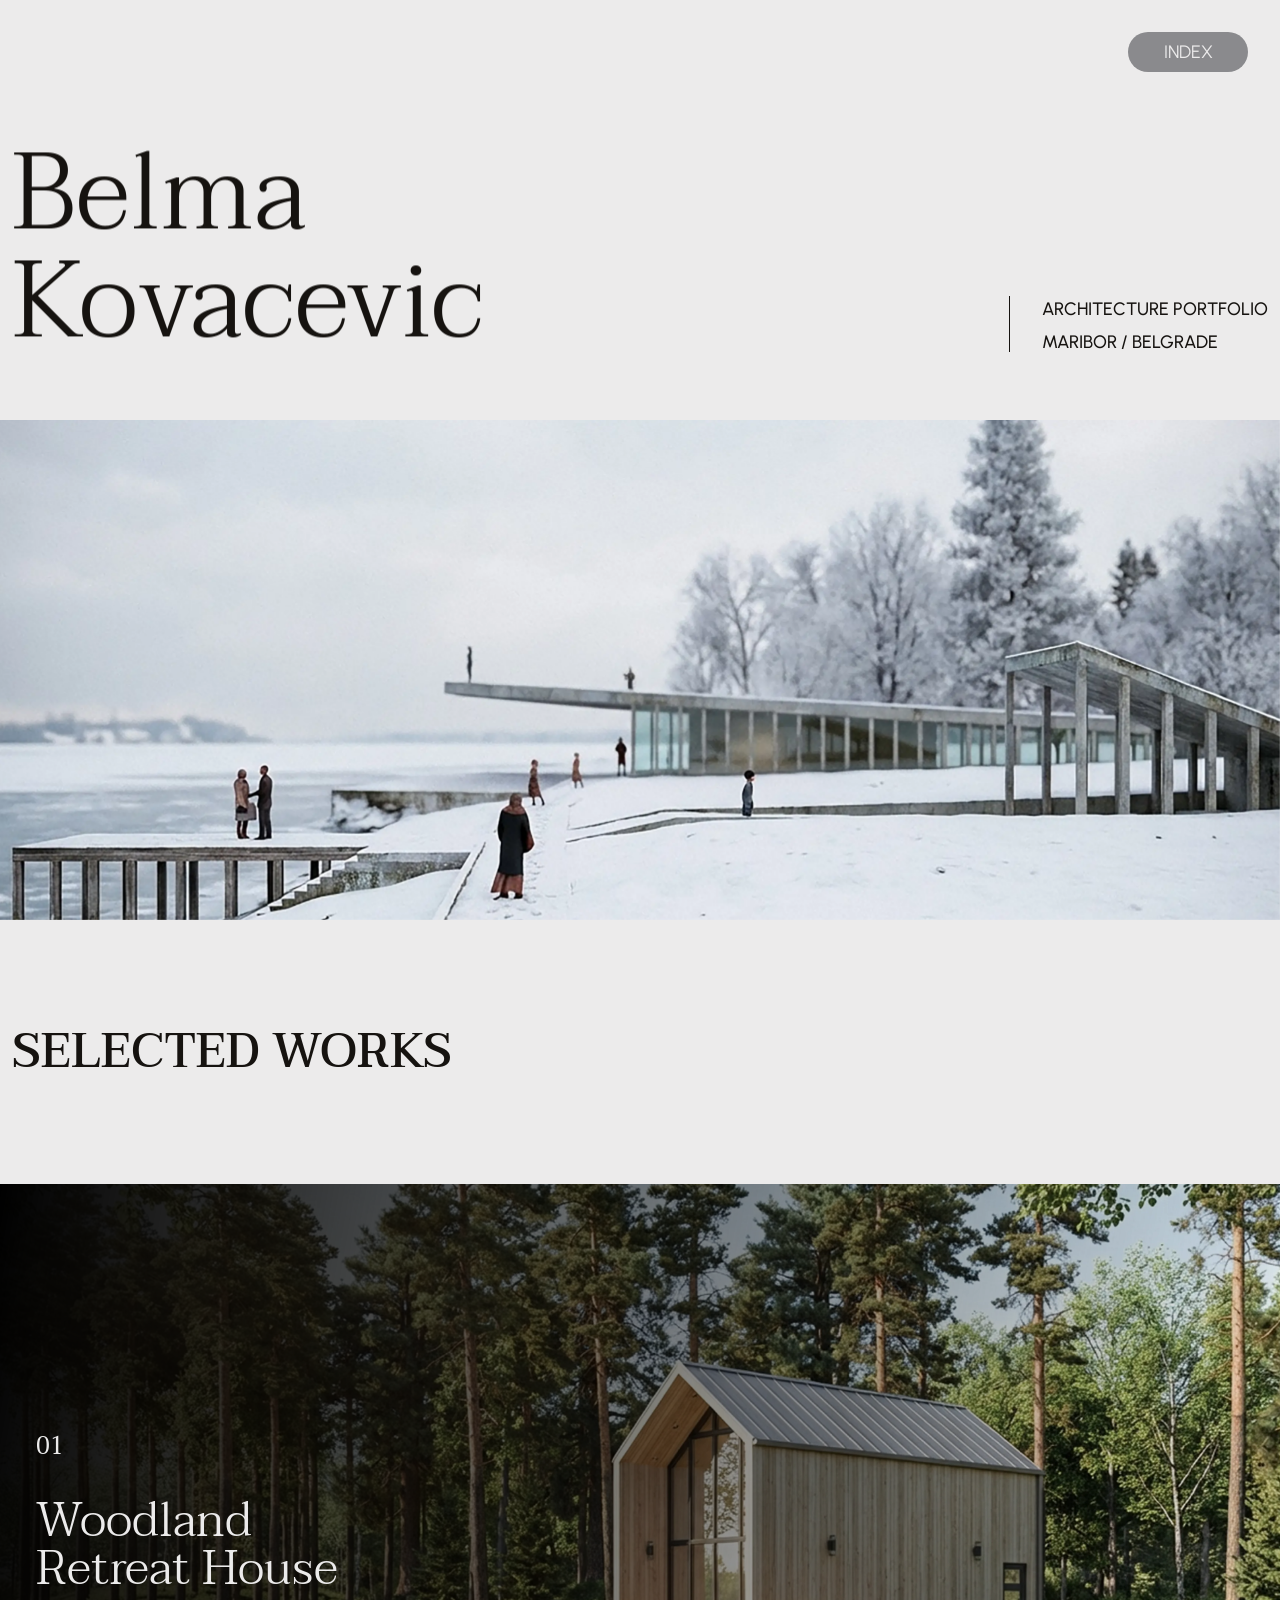
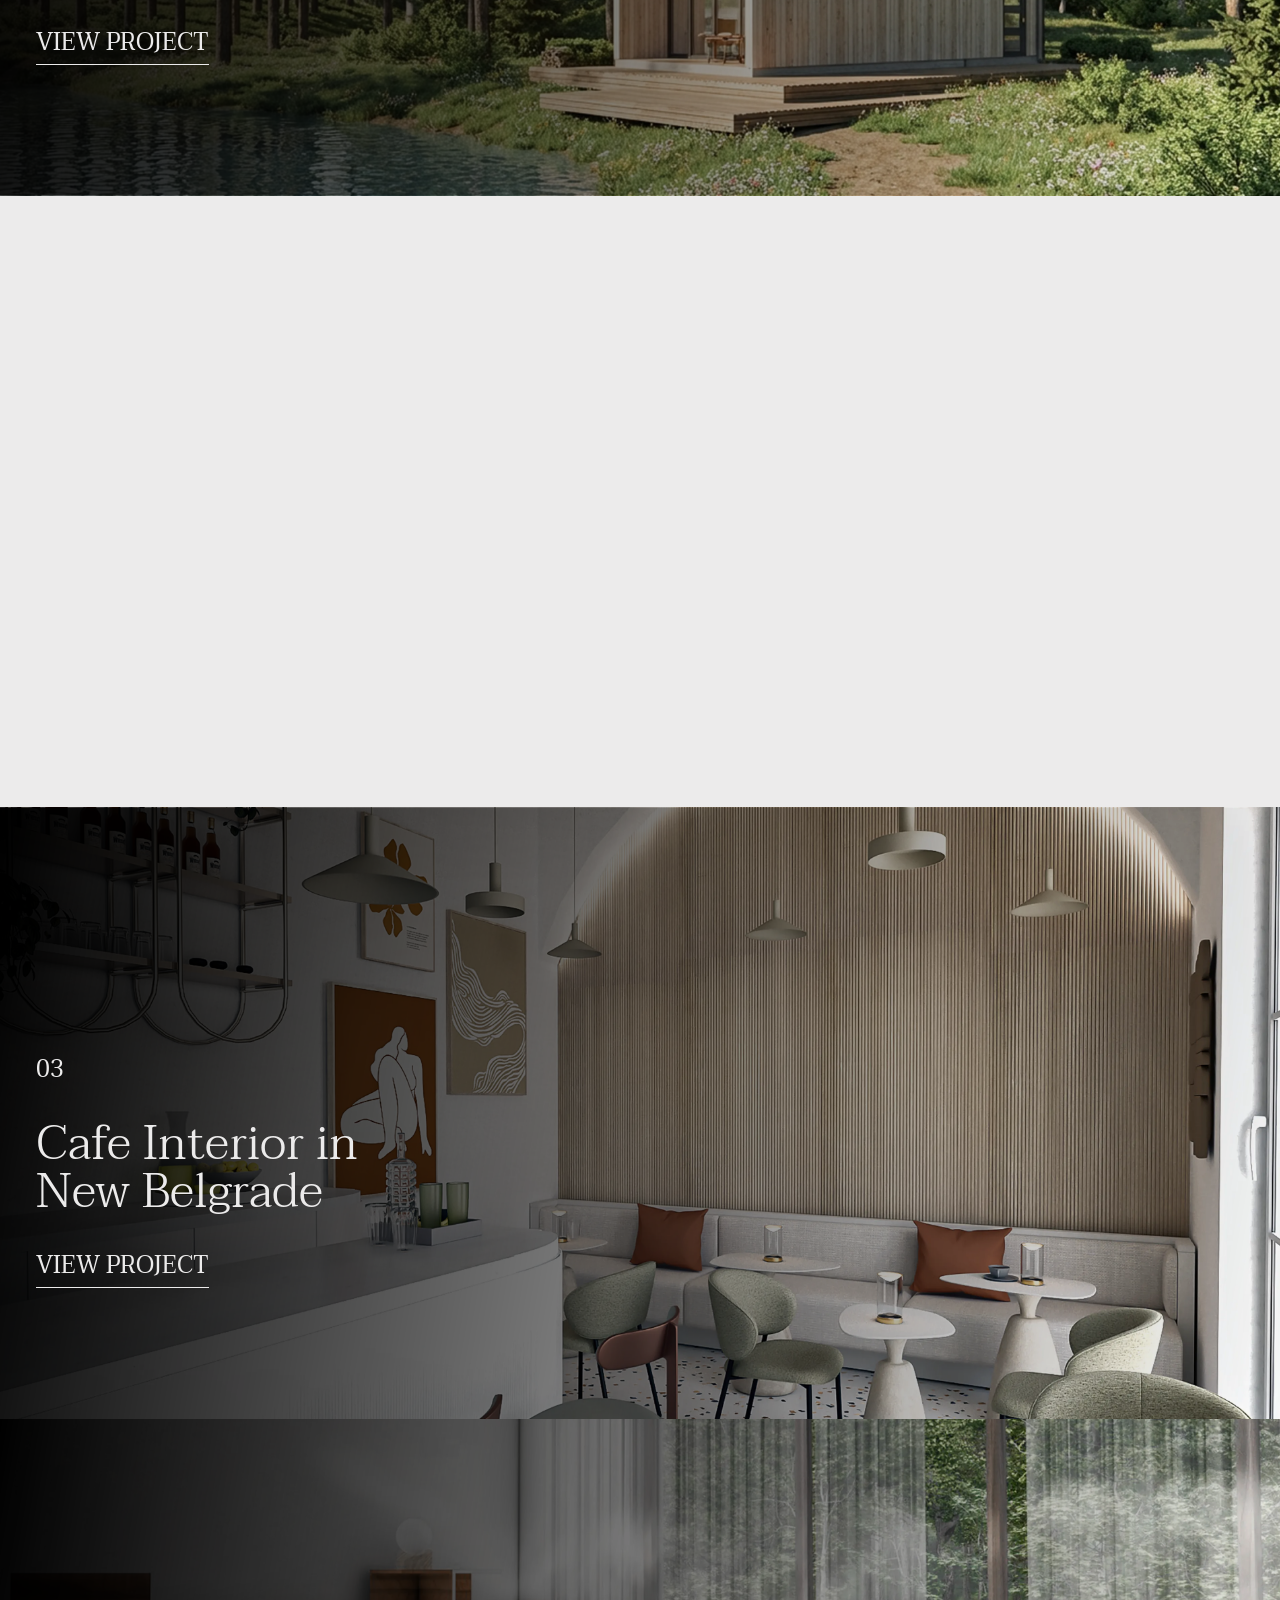
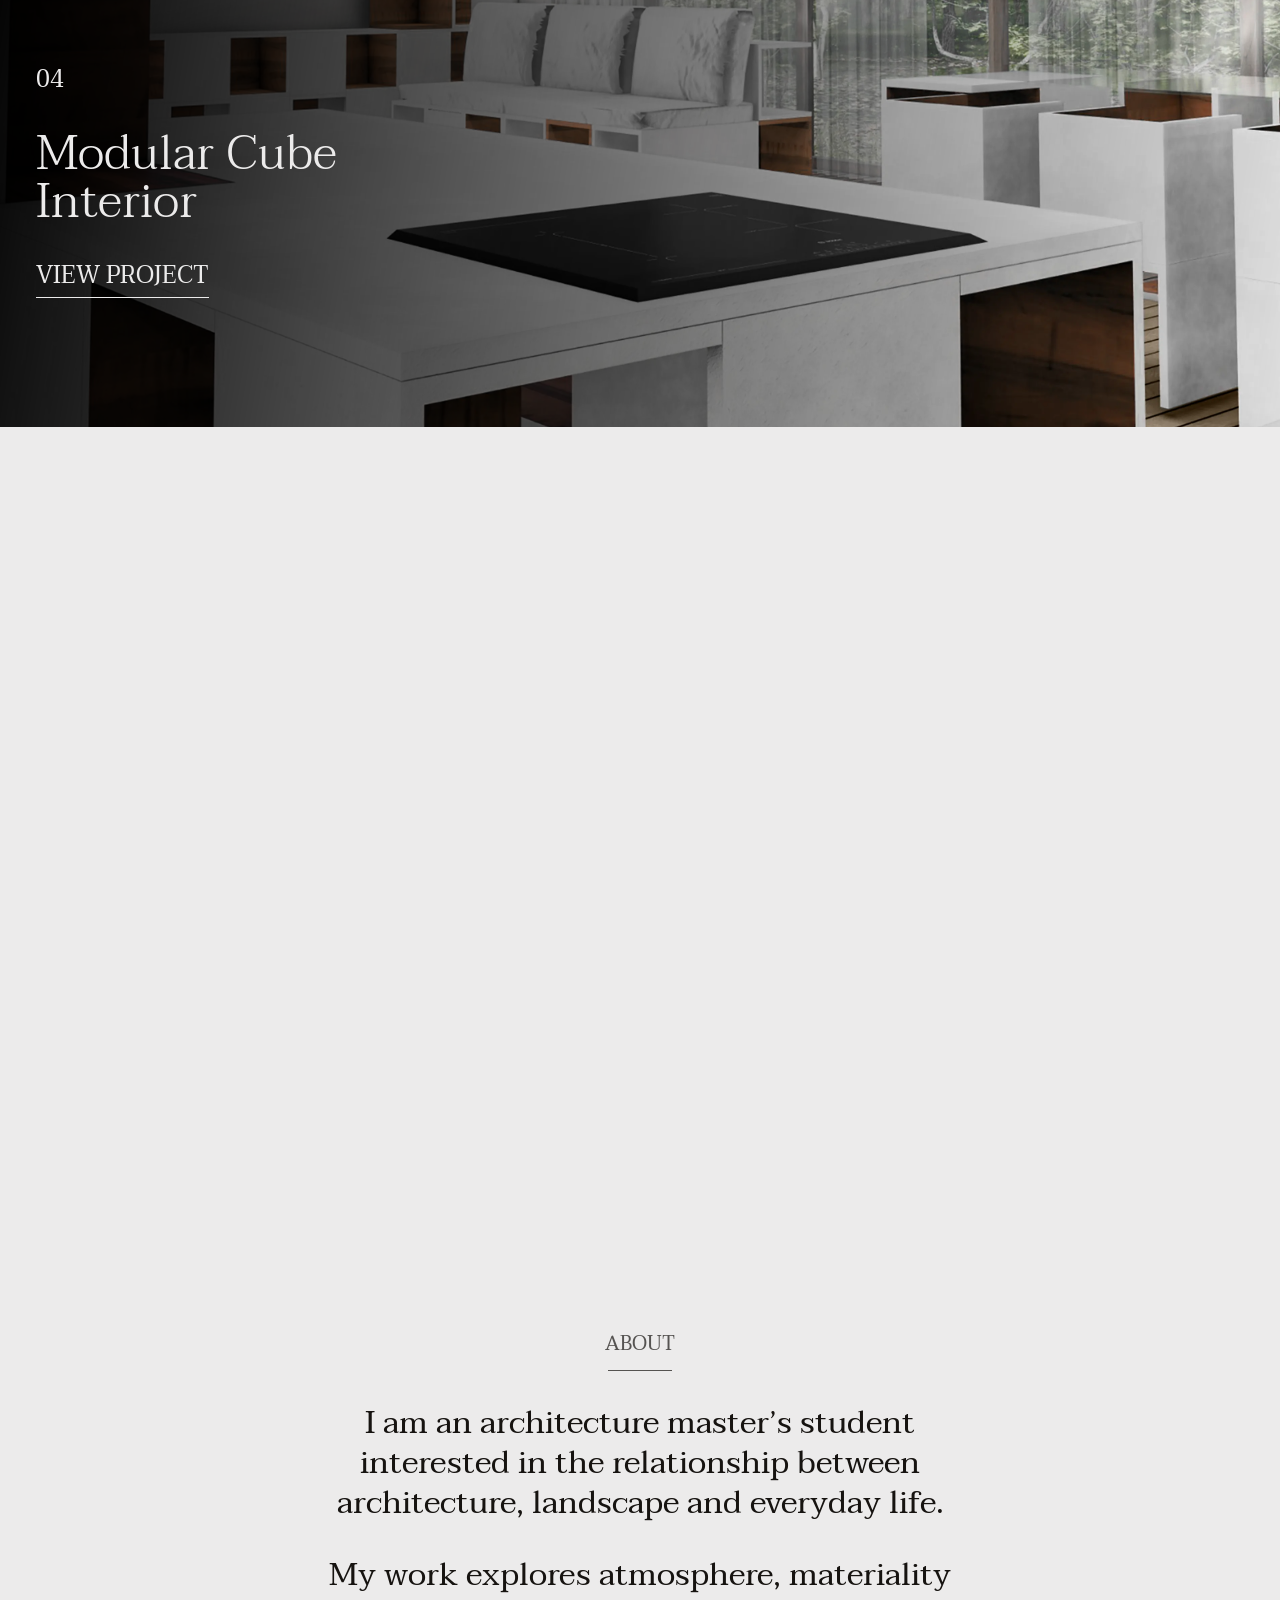
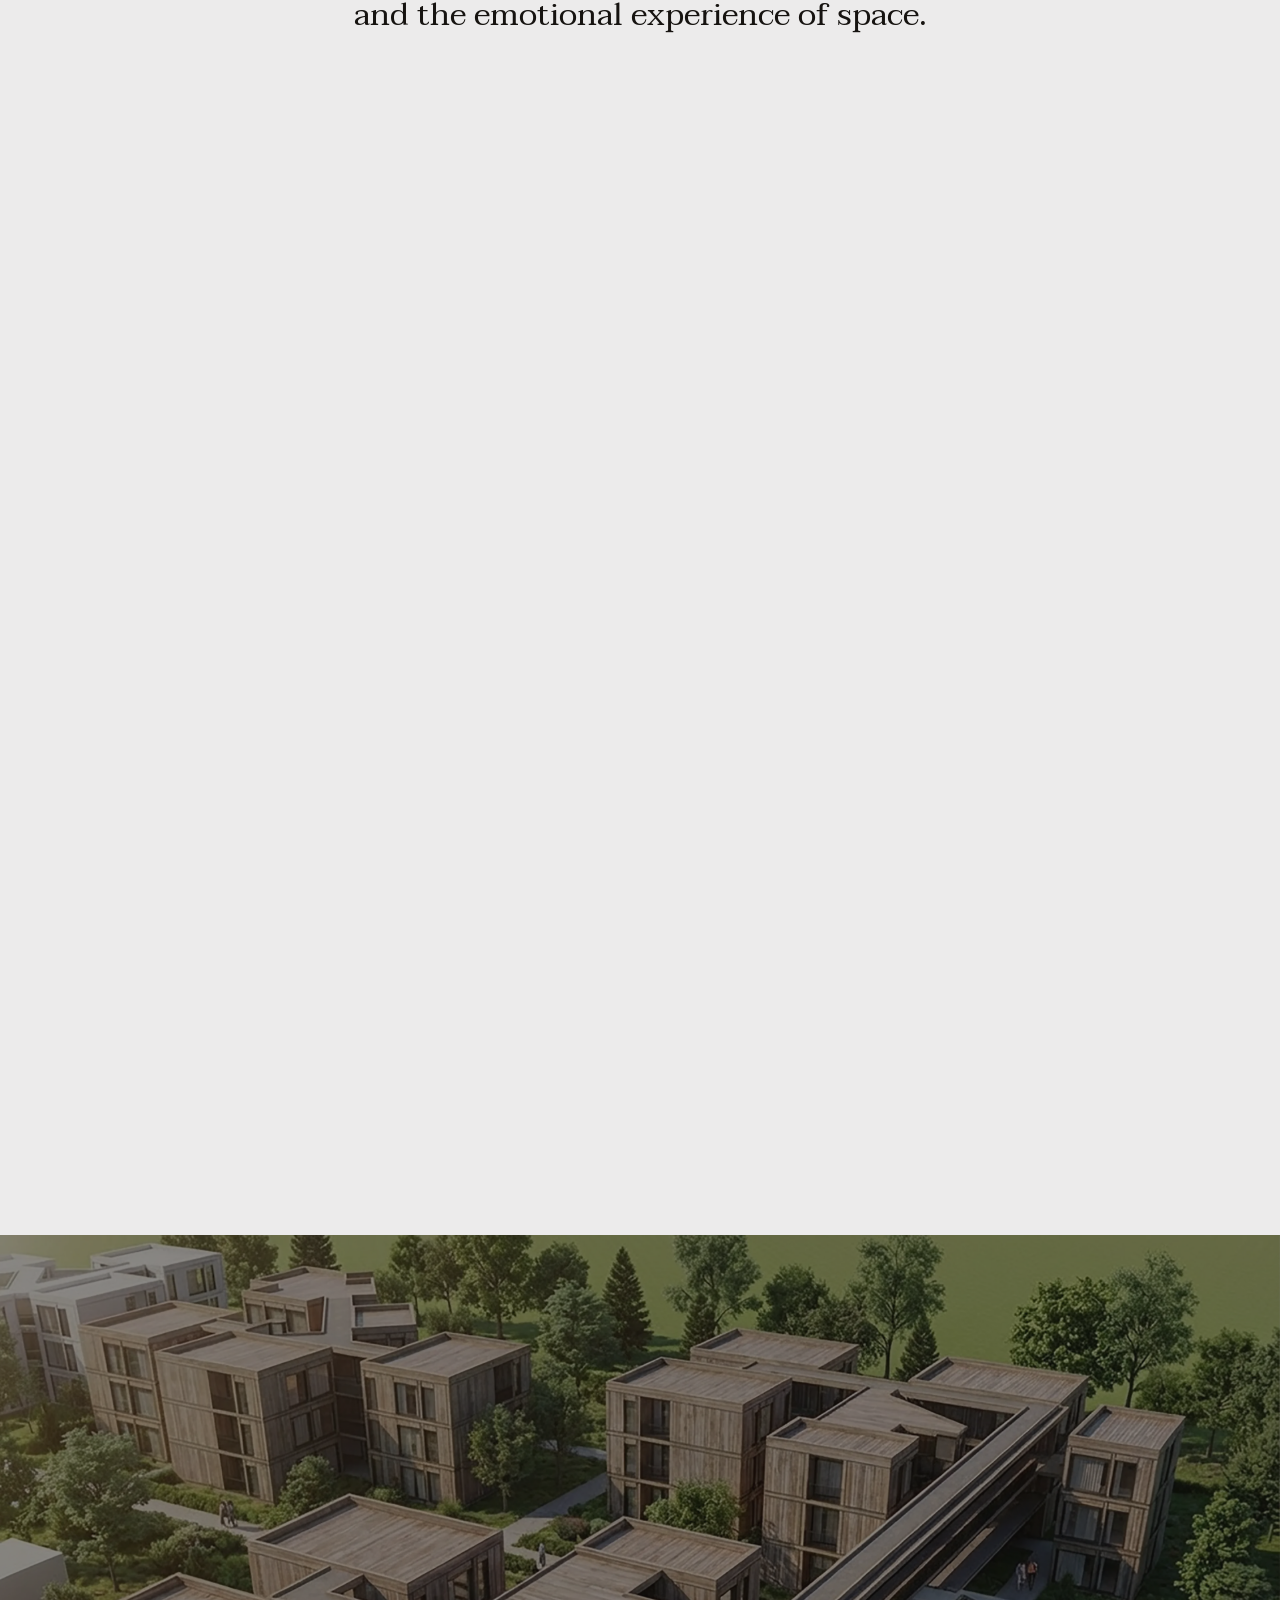
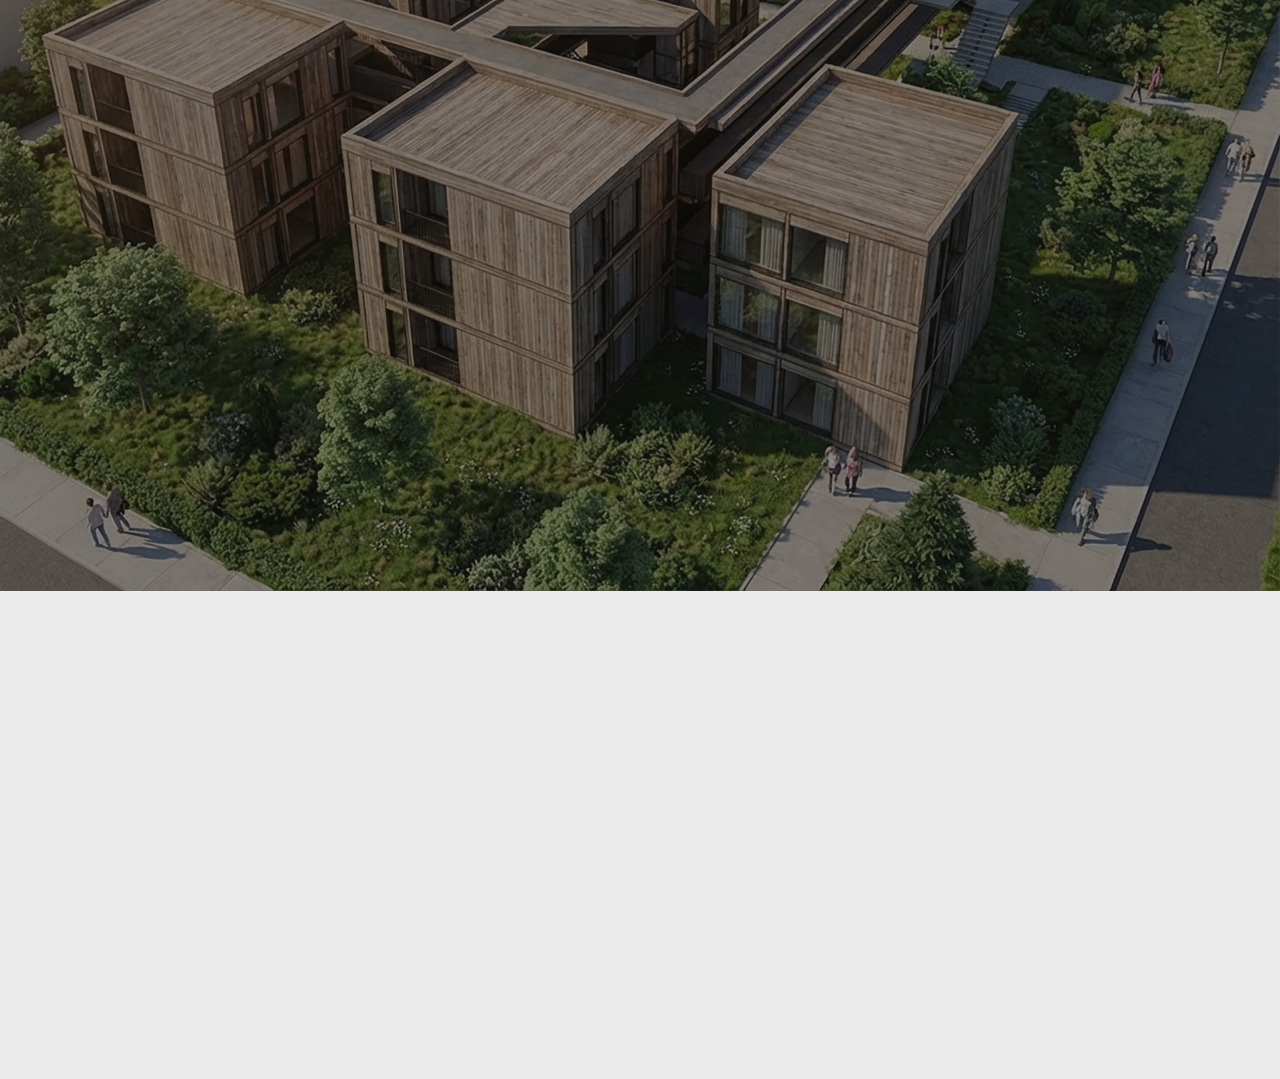
<file: index.html>
<!DOCTYPE html>
<html lang="en">
    <head>
        <meta charset="UTF-8">
        <meta name="viewport" content="width=device-width, initial-scale=1.0">
        <title>Belma Kovačević | Architect & Architectural Designer</title>
        <meta name="description" content="Portfolio of Belma Kovačević, architect and architectural designer. Explore residential, commercial, and conceptual projects focused on thoughtful design, functionality, and contemporary architecture.">
        <meta name="theme-color" content="#ECEBEB">
        <link rel="icon" type="image/png" sizes="32x32" href="./assets/favicon/favicon-32x32.png">
        <link rel="apple-touch-icon" sizes="180x180" href="./assets/favicon/apple-touch-icon.png">
        <link rel="icon" type="image/png" sizes="192x192" href="./assets/favicon/android-chrome-192x192.png">
        <!-- Open Graph -->
        <meta property="og:type" content="website">
        <meta property="og:title" content="Belma Kovacevic | Architecture Portfolio">
        <meta property="og:description" content="Architecture portfolio featuring residential, interior, and conceptual design projects.">
        <meta property="og:url" content="https://tvoj-domen.com/">
        <meta property="og:image" content="https://tvoj-domen.com/assets/images/opengraph.jpg">
        <meta property="og:image:width" content="1200">
        <meta property="og:image:height" content="630">
        <meta property="og:site_name" content="Belma Kovacevic">
        <meta property="og:locale" content="en_US">
        <link rel="stylesheet" href="./css/style.css">
        <link rel="stylesheet" href="./css/home.css">
        <script src="./js/menu.js" defer></script>
        <script src="./js/main.js" defer></script>
    </head>
    <body>

        <div id="menu-component" data-menu="./menu.html"></div>


        <section class="section-hero">
            <div class="container-lg">
                <div class="hero-content-wrapper">
                    <div class="hero-heading-mask">
                        <h1 class="hero-heading">Belma Kovacevic</h1>
                    </div>

                    <div class="hero-right-wrapper">
                        <div class="hero-line"></div>

                        <div class="hero-text-wrapper">
                            <div class="hero-text-mask">
                                <span class="hero-text">ARCHITECTURE PORTFOLIO</span>
                            </div>

                            <div class="hero-text-mask">
                                <span class="hero-text">MARIBOR / BELGRADE</span>
                            </div>

                            <div class="hero-tablet-line"></div>
                        </div>
                    </div>
                </div>
            </div>

            <div class="hero-image-reveal">
                <div class="hero-image-wrapper">
                    <picture>
                        <source media="(max-width: 767px)" srcset="./assets/images/home/hero-mobile.webp">
                        <source media="(max-width: 991px)" srcset="./assets/images/home/hero-tablet.webp">
                        <img class="hero-image" src="./assets/images/home/hero-desktop.webp" alt="Kayak Centre" loading="eager">
                    </picture>
                </div>
            </div>
        </section>

        <section id="projects" class="section-work">
    <div class="container-lg">
        <h2 class="work-heading reveal-up">SELECTED WORKS</h2>
    </div>

    <div class="project-main-wrapper">

        <a class="project-card reveal-project" href="./projects/project-one.html">
            <div class="project-reveal-inner">
                <picture>
                    <source media="(max-width: 767px)" srcset="./assets/images/home/project-one-mobile.webp">
                    <source media="(max-width: 991px)" srcset="./assets/images/home/project-one-tablet.webp">
                    <img class="work-img" src="./assets/images/home/project-one-desktop.webp" alt="Woodland Retreat House">
                </picture>

                <div class="work-img-overlay"></div>

                <div class="container-lg work-container project-card-content">
                    <span class="label">01</span>
                    <h3 class="work-small-heading">Woodland Retreat House</h3>
                    <span class="work-link">VIEW PROJECT</span>
                </div>
            </div>
        </a>

        <a class="project-card reveal-project" href="./projects/project-two.html">
            <div class="project-reveal-inner">
                <picture>
                    <source media="(max-width: 767px)" srcset="./assets/images/home/project-two-mobile.webp">
                    <source media="(max-width: 991px)" srcset="./assets/images/home/project-two-tablet.webp">
                    <img class="work-img" src="./assets/images/home/project-two-desktop.webp" alt="Bresternica Kayak Center Area">
                </picture>

                <div class="work-img-overlay"></div>

                <div class="container-lg work-container project-card-content">
                    <span class="label">02</span>
                    <h3 class="work-small-heading tablet-heading">Bresternica Kayak Center Area</h3>
                    <span class="work-link">VIEW PROJECT</span>
                </div>
            </div>
        </a>

        <a class="project-card reveal-project" href="./projects/project-three.html">
            <div class="project-reveal-inner">
                <picture>
                    <source media="(max-width: 767px)" srcset="./assets/images/home/project-three-mobile.webp">
                    <source media="(max-width: 991px)" srcset="./assets/images/home/project-three-tablet.webp">
                    <img class="work-img" src="./assets/images/home/project-three-desktop.webp" alt="Cafe Interior in New Belgrade">
                </picture>

                <div class="work-img-overlay"></div>

                <div class="container-lg work-container project-card-content">
                    <span class="label">03</span>
                    <h3 class="work-small-heading">Cafe Interior in New Belgrade</h3>
                    <span class="work-link">VIEW PROJECT</span>
                </div>
            </div>
        </a>

        <a class="project-card reveal-project" href="./projects/project-four.html">
            <div class="project-reveal-inner">
                <picture>
                    <source media="(max-width: 767px)" srcset="./assets/images/home/project-four-mobile.webp">
                    <source media="(max-width: 991px)" srcset="./assets/images/home/project-four-tablet.webp">
                    <img class="work-img" src="./assets/images/home/project-four-desktop.webp" alt="Modular Cube Interior">
                </picture>

                <div class="work-img-overlay"></div>

                <div class="container-lg work-container project-card-content">
                    <span class="label">04</span>
                    <h3 class="work-small-heading">Modular Cube Interior</h3>
                    <span class="work-link">VIEW PROJECT</span>
                </div>
            </div>
        </a>

        <a class="project-card reveal-project" href="./projects/project-five.html">
            <div class="project-reveal-inner">
                <picture>
                    <source media="(max-width: 767px)" srcset="./assets/images/home/project-five-mobile.webp">
                    <source media="(max-width: 991px)" srcset="./assets/images/home/project-five-tablet.webp">
                    <img class="work-img" src="./assets/images/home/project-five-desktop.webp" alt="Kovinotehna">
                </picture>

                <div class="work-img-overlay"></div>

                <div class="container-lg work-container project-card-content">
                    <span class="label">05</span>
                    <h3 class="work-small-heading">Kovinotehna</h3>
                    <span class="work-link">VIEW PROJECT</span>
                </div>
            </div>
        </a>

    </div>
</section>
 
<section id="about" class="section-about">
    <div class="about-sticky">
        <div class="about-wrapper">
            <span class="about-label">ABOUT</span>
            <div class="about-line"></div>

            <div class="about-content">
                <div class="about-text about-text-first">
                    <p class="about-paragraph">I am an architecture master’s student interested in the relationship between architecture, landscape and everyday life.</p>
                    <p class="about-paragraph">My work explores atmosphere, materiality and the emotional experience of space.</p>
                </div>

                <div class="about-text about-text-second">
                    <p class="about-paragraph">I approach each project through careful observation of context, movement and human needs.</p>
                    <p class="about-paragraph">I aim to create thoughtful, functional spaces that feel grounded in their surroundings and meaningful to the people who use them.</p>
                </div>
            </div>
        </div>
    </div>
</section>

<section id="contact" class="cta-section">
    <div class="cta-main-wrapper">
        <div class="cta-bg-wrapper">
            <picture>
                <source media="(max-width: 767px)" srcset="./assets/images/home/cta-background-mobile.webp">
                <source media="(max-width: 991px)" srcset="./assets/images/home/cta-background-tablet.webp">
                <img class="cta-bg-img" src="./assets/images/home/cta-backgorund.webp" alt="City block">
            </picture>

            <div class="cta-overlay"></div>
        </div>

        <div class="cta-content-wrapper reveal-cta">
            <p class="cta-paragraph">Feel free to reach out for collaborations, projects or conversations about architecture and space.</p>

            <img class="cta-icon" src="./assets/icons/compass-symbol.svg" alt="Compass icon">

            <div class="cta-info-wrapper">
                <span class="cta-info">Linkedin</span>
                <span class="cta-info">hello@belmakovacevic.com</span>
            </div>
        </div>
    </div>
</section>

        <div id="footer-component" data-footer="./footer.html"></div>

    </body>



</html>
</file>
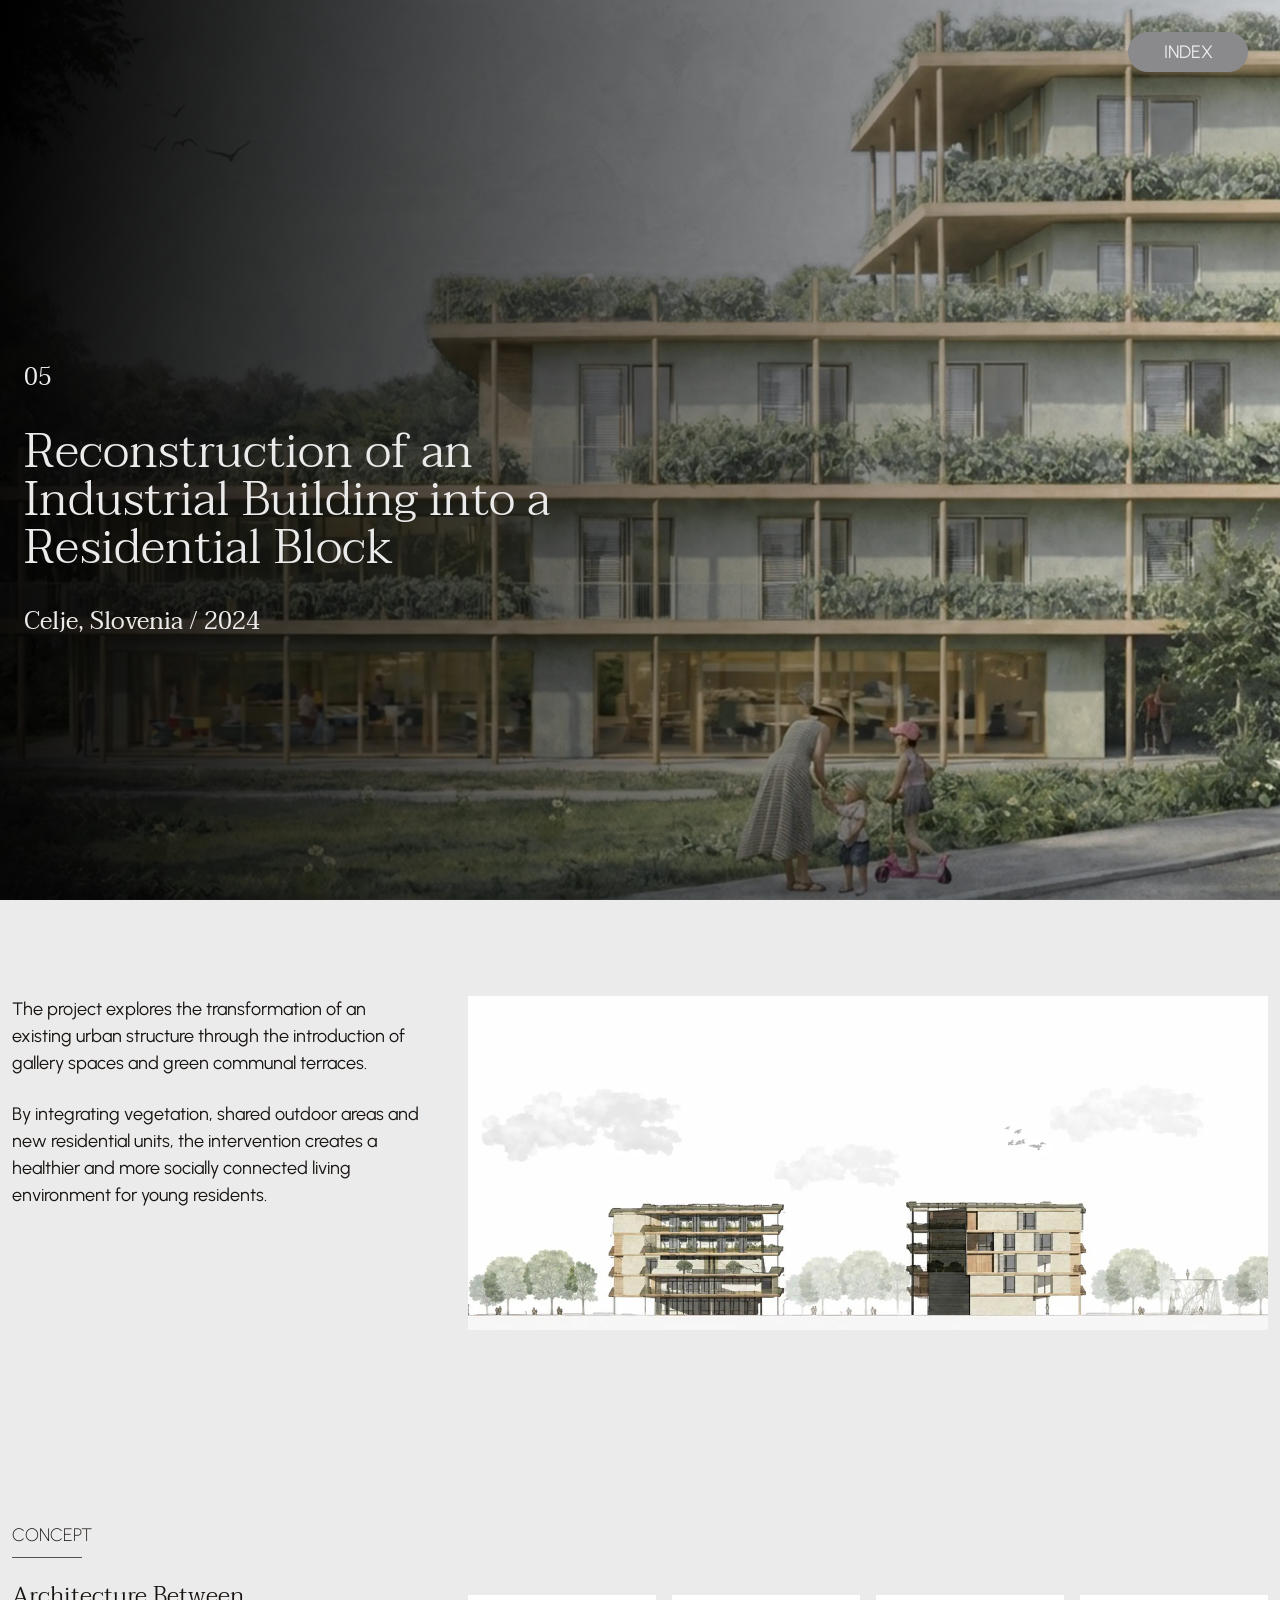
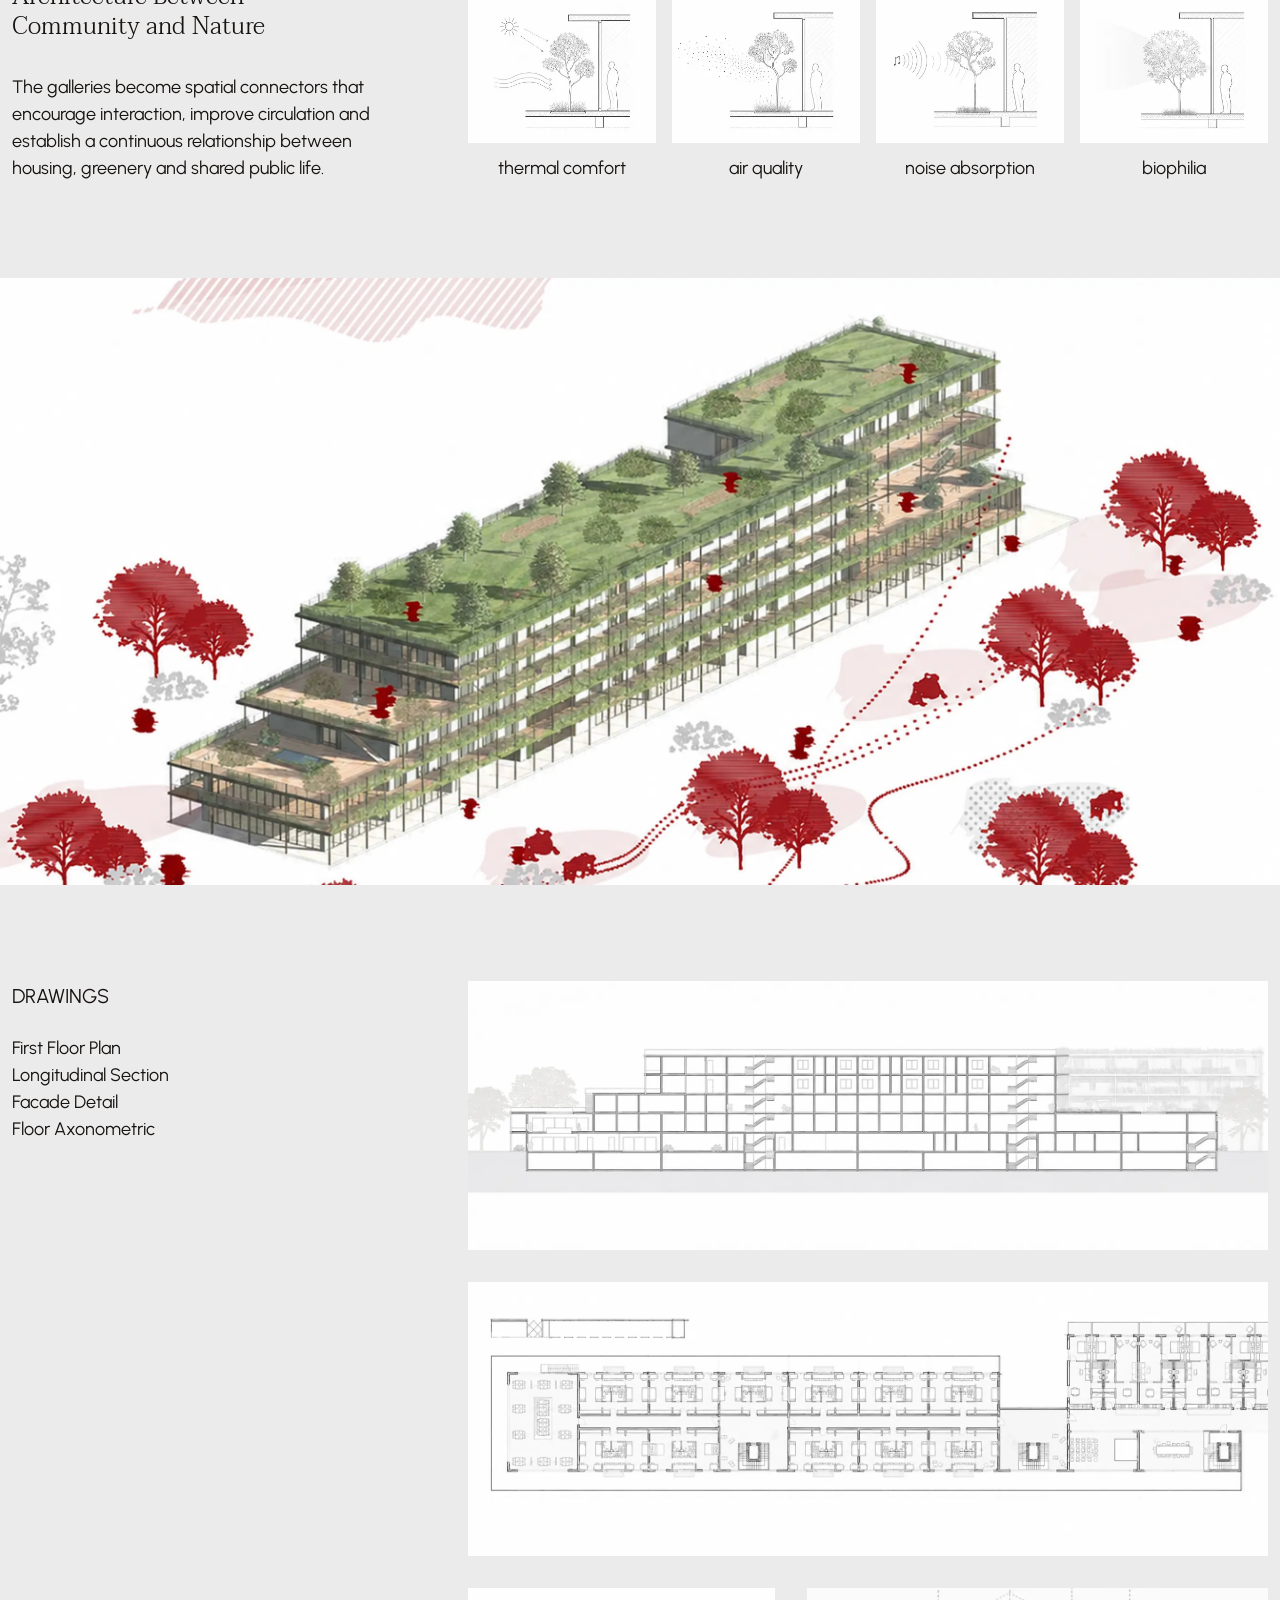
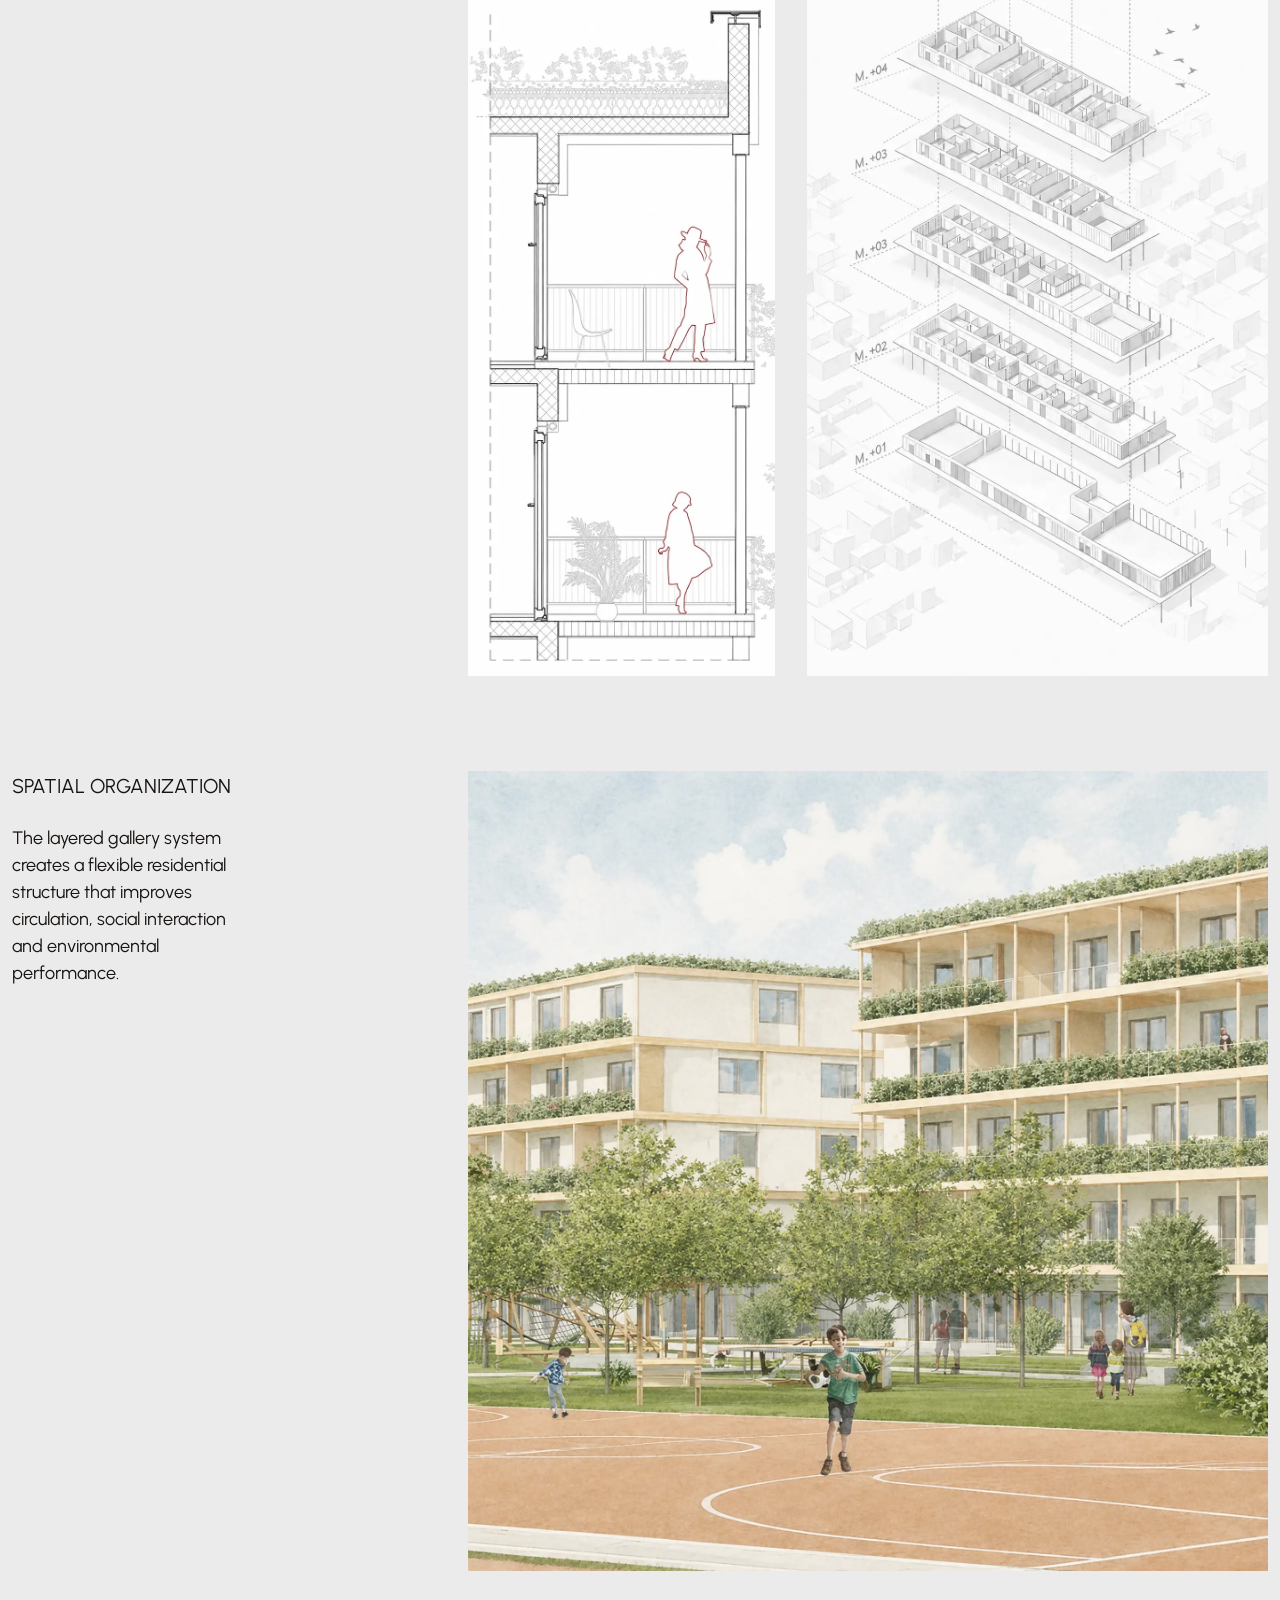
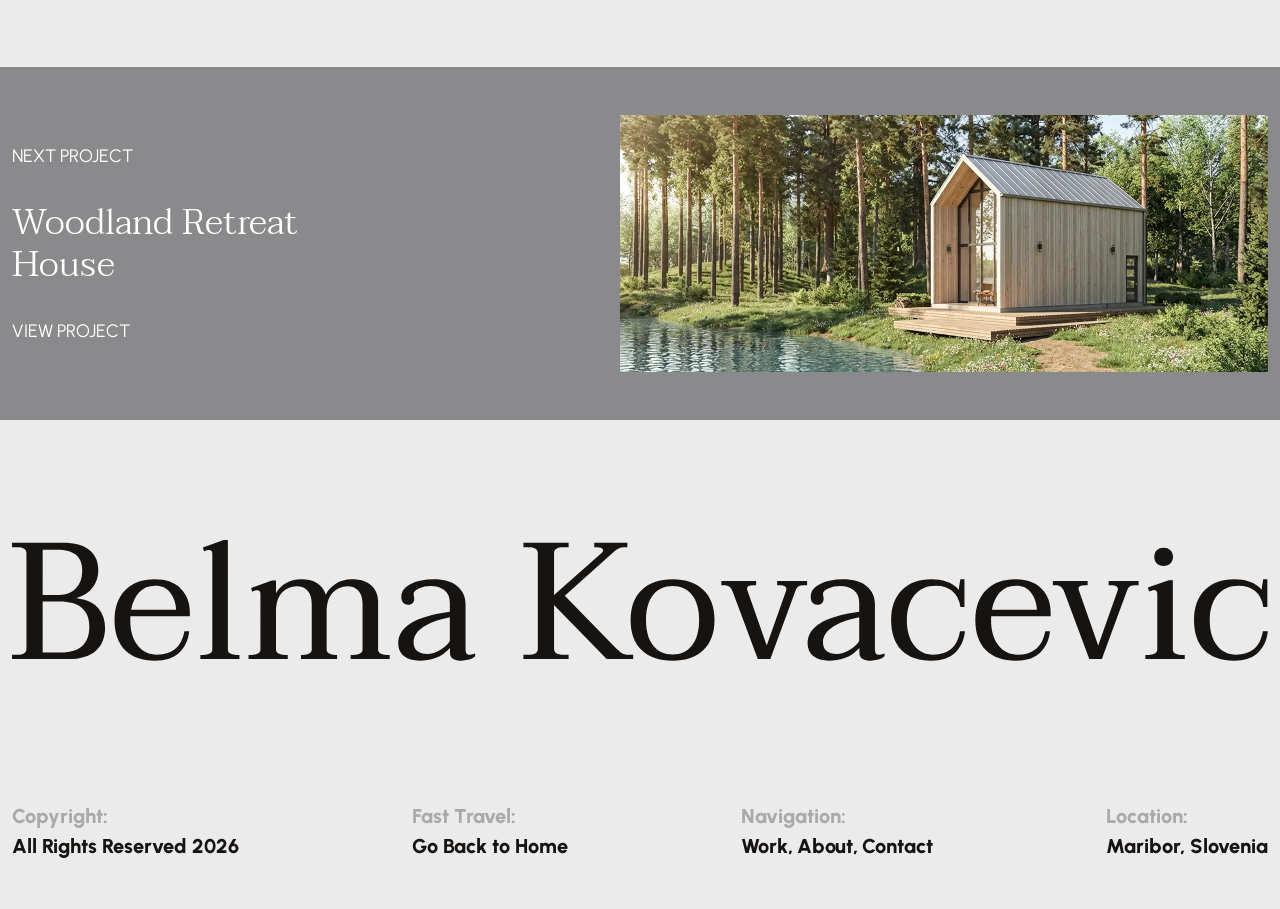
<file: projects/project-five.html>
<!DOCTYPE html>
<html lang="en">
    <head>
        <meta charset="UTF-8">
        <meta name="viewport" content="width=device-width, initial-scale=1.0">

        <title>Reconstruction of an Industrial Building into a Residential Block | Belma Kovačević</title>
        <meta name="description" content="An adaptive reuse project transforming an industrial building into a contemporary residential block through sustainable design, green communal terraces, and a strong connection between architecture, community, and nature.">
        <meta name="theme-color" content="#ECEBEB">

        <link rel="icon" type="image/png" sizes="32x32" href="../assets/favicon/favicon-32x32.png">
        <link rel="apple-touch-icon" sizes="180x180" href="../assets/favicon/apple-touch-icon.png">
        <link rel="icon" type="image/png" sizes="192x192" href="../assets/favicon/android-chrome-192x192.png">
        <!-- Open Graph -->
        <meta property="og:type" content="website">
        <meta property="og:title" content="Reconstruction of an Industrial Building into a Residential Block | Belma Kovačević">
        <meta property="og:description" content="An adaptive reuse project transforming an industrial building into a contemporary residential block through sustainable design, green communal terraces, and a strong connection between architecture, community, and nature.">
        <meta property="og:url" content="https://tvoj-domen.com/">
        <meta property="og:image" content="https://tvoj-domen.com/assets/images/opengraph.jpg">
        <meta property="og:image:width" content="1200">
        <meta property="og:image:height" content="630">
        <meta property="og:site_name" content="Belma Kovacevic">
        <meta property="og:locale" content="en_US">

        <link rel="stylesheet" href="../css/style.css">
        <link rel="stylesheet" href="../css/project.css">

        <script src="../js/menu.js" defer></script>
        <script src="../js/project.js" defer></script>
    </head>

    <body>

        <div id="menu-component" data-menu="../menu.html"></div>

        <section class="project-hero">
            <div class="project-hero-main">
                <div class="project-hero-image">

                    <picture>
                        <source media="(max-width: 767px)" srcset="../assets/images/project-five/pr-five-hero-mobile.webp">
                        <source media="(max-width: 991px)" srcset="../assets/images/project-five/pr-five-hero-tablet.webp">
                        <img class="pr-hero-img" src="../assets/images/project-five/pr-five-hero-desktop.webp" alt="Reconstruction of an industrial building into a residential block">
                    </picture>

                    <div class="pr-hero-overlay"></div>

                    <div class="pr-hero-content hero-reveal">
                        <span class="pr-label">05</span>
                        <h1 class="pr-hero-heading five-heading">Reconstruction of an Industrial Building into a Residential Block</h1>
                        <span class="pr-location">Celje, Slovenia / 2024</span>
                    </div>

                </div>
            </div>
        </section>

        <section class="pr-intro-section">
            <div class="container-md">
                <div class="intro-wrapper">

                    <div class="intro-conent reveal">

                        <p class="intro-paragraph">The project explores the transformation of an existing urban structure through the introduction of gallery spaces and green communal terraces.</p>

                        <p class="intro-paragraph">By integrating vegetation, shared outdoor areas and new residential units, the intervention creates a healthier and more socially connected living environment for young residents.</p>

                    </div>

                    <div class="intro-image-wrapper reveal reveal-delay">
                        <img class="intro-img" src="../assets/images/project-five/pr-five-concept-one.webp" alt="Residential block transformation concept">
                    </div>

                </div>
            </div>
        </section>

        <section class="pr-conecpt-section">
            <div class="container-md">
                <div class="concept-main-wrapper pr-concept-main-two">

                    <div class="concept-content-main concept-content-two reveal">
                        <div class="concept-content">

                            <span class="concept-label">CONCEPT</span>
                            <div class="concept-line"></div>

                            <h2 class="concept-heading">Architecture Between Community and Nature</h2>

                            <p class="concept-paragraph">The galleries become spatial connectors that encourage interaction, improve circulation and establish a continuous relationship between housing, greenery and shared public life.</p>

                        </div>
                    </div>

                    <div class="concept-ilustration-wrapper reveal reveal-delay">

                        <div class="ilustration-group">
                            <img class="ilustration" src="../assets/images/project-five/pr-five-thermal-comfort.webp" alt="Thermal comfort concept illustration">
                            <span class="ilustration-text">thermal comfort</span>
                        </div>

                        <div class="ilustration-group">
                            <img class="ilustration" src="../assets/images/project-five/pr-five-air-quality.webp" alt="Air quality concept illustration">
                            <span class="ilustration-text">air quality</span>
                        </div>

                        <div class="ilustration-group">
                            <img class="ilustration" src="../assets/images/project-five/pr-five-noise.webp" alt="Noise absorption concept illustration">
                            <span class="ilustration-text">noise absorption</span>
                        </div>

                        <div class="ilustration-group">
                            <img class="ilustration" src="../assets/images/project-five/pr-five-biophilia.webp" alt="Biophilic design concept illustration">
                            <span class="ilustration-text">biophilia</span>
                        </div>

                    </div>

                </div>
            </div>
        </section>

        <section class="cinematic-section">
            <div class="image-cin-wrapper">
                <img class="cinematic-image" src="../assets/images/project-five/pr-five-concept-two.webp" alt="Residential block communal gallery">
            </div>
        </section>

        <section class="drawings-section">
            <div class="container-md drawing-container">

                <div class="drawings-main-wrapper pr-two-main-wrapper">

                    <div class="drawings-content reveal">
                        <span class="drawings-label">DRAWINGS</span>
                        <span class="drawings-text">First Floor Plan</span>
                        <span class="drawings-text">Longitudinal Section</span>
                        <span class="drawings-text">Facade Detail</span>
                        <span class="drawings-text">Floor Axonometric</span>
                    </div>

                    <div class="drawings-images-wrapper drawings-five-wrapper reveal reveal-delay">

                        <div class="five-first-img-wrapper">
                            <img class="drawings-img" src="../assets/images/project-five/pr-five-longitudinal.webp" alt="Longitudinal section">
                            <img class="drawings-img" src="../assets/images/project-five/pr-five-first-plan.webp" alt="First floor plan">
                        </div>

                        <div class="five-second-img-wrapper">
                            <img class="drawings-img five-img-small" src="../assets/images/project-five/pr-five-facade.webp" alt="Facade detail">
                            <img class="drawings-img five-img-large" src="../assets/images/project-five/pr-five-axonometric.webp" alt="Floor axonometric">
                        </div>

                    </div>

                </div>

                <div class="drawings-main-wrapper pr-two-main-wrapper">

                    <div class="drawings-content reveal">
                        <span class="drawings-label">SPATIAL ORGANIZATION</span>
                        <p class="drawing-paragraph">The layered gallery system creates a flexible residential structure that improves circulation, social interaction and environmental performance.</p>
                    </div>

                    <div class="drawings-images-wrapper drawings-two-wrapper reveal reveal-delay">
                        <img class="drawings-img" src="../assets/images/project-five/pr-five-spatial.webp" alt="Residential block spatial organization">
                    </div>

                </div>

            </div>
        </section>

        <section class="project-navigation">
            <div class="container-md">
                <div class="pr-nav-main">

                    <div class="pr-nav-content reveal">
                        <span class="next-pr-label">NEXT PROJECT</span>
                        <h3 class="next-pr-heading">Woodland Retreat House</h3>
                        <a href="project-one.html" class="next-pr-link">VIEW PROJECT</a>
                    </div>

                    <div class="pr-nav-image-wrapper reveal reveal-delay">
                        <img class="pr-next-img" src="../assets/images/project-five/pr-one-next-project.webp" alt="Woodland Retreat House">
                    </div>

                </div>
            </div>
        </section>

        <div id="footer-component" data-footer="../footer.html"></div>

    </body>
</html>
</file>
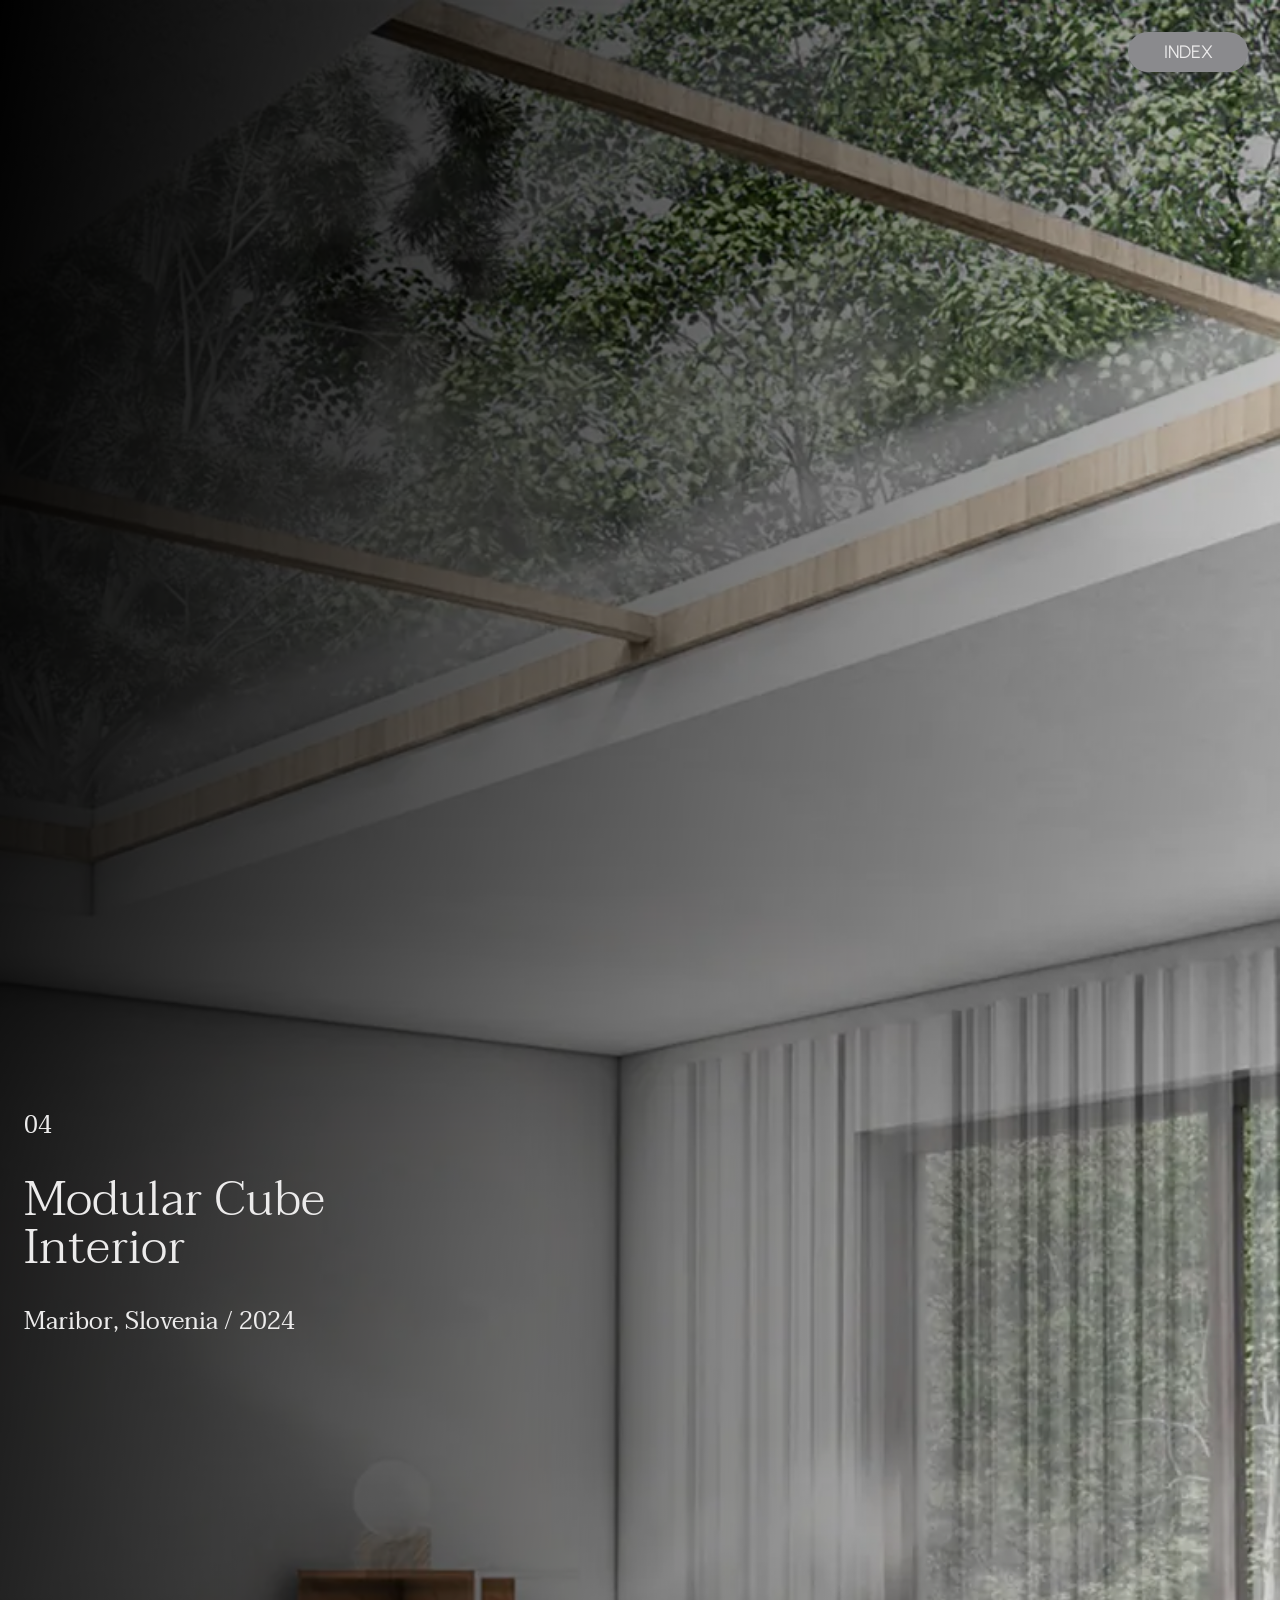
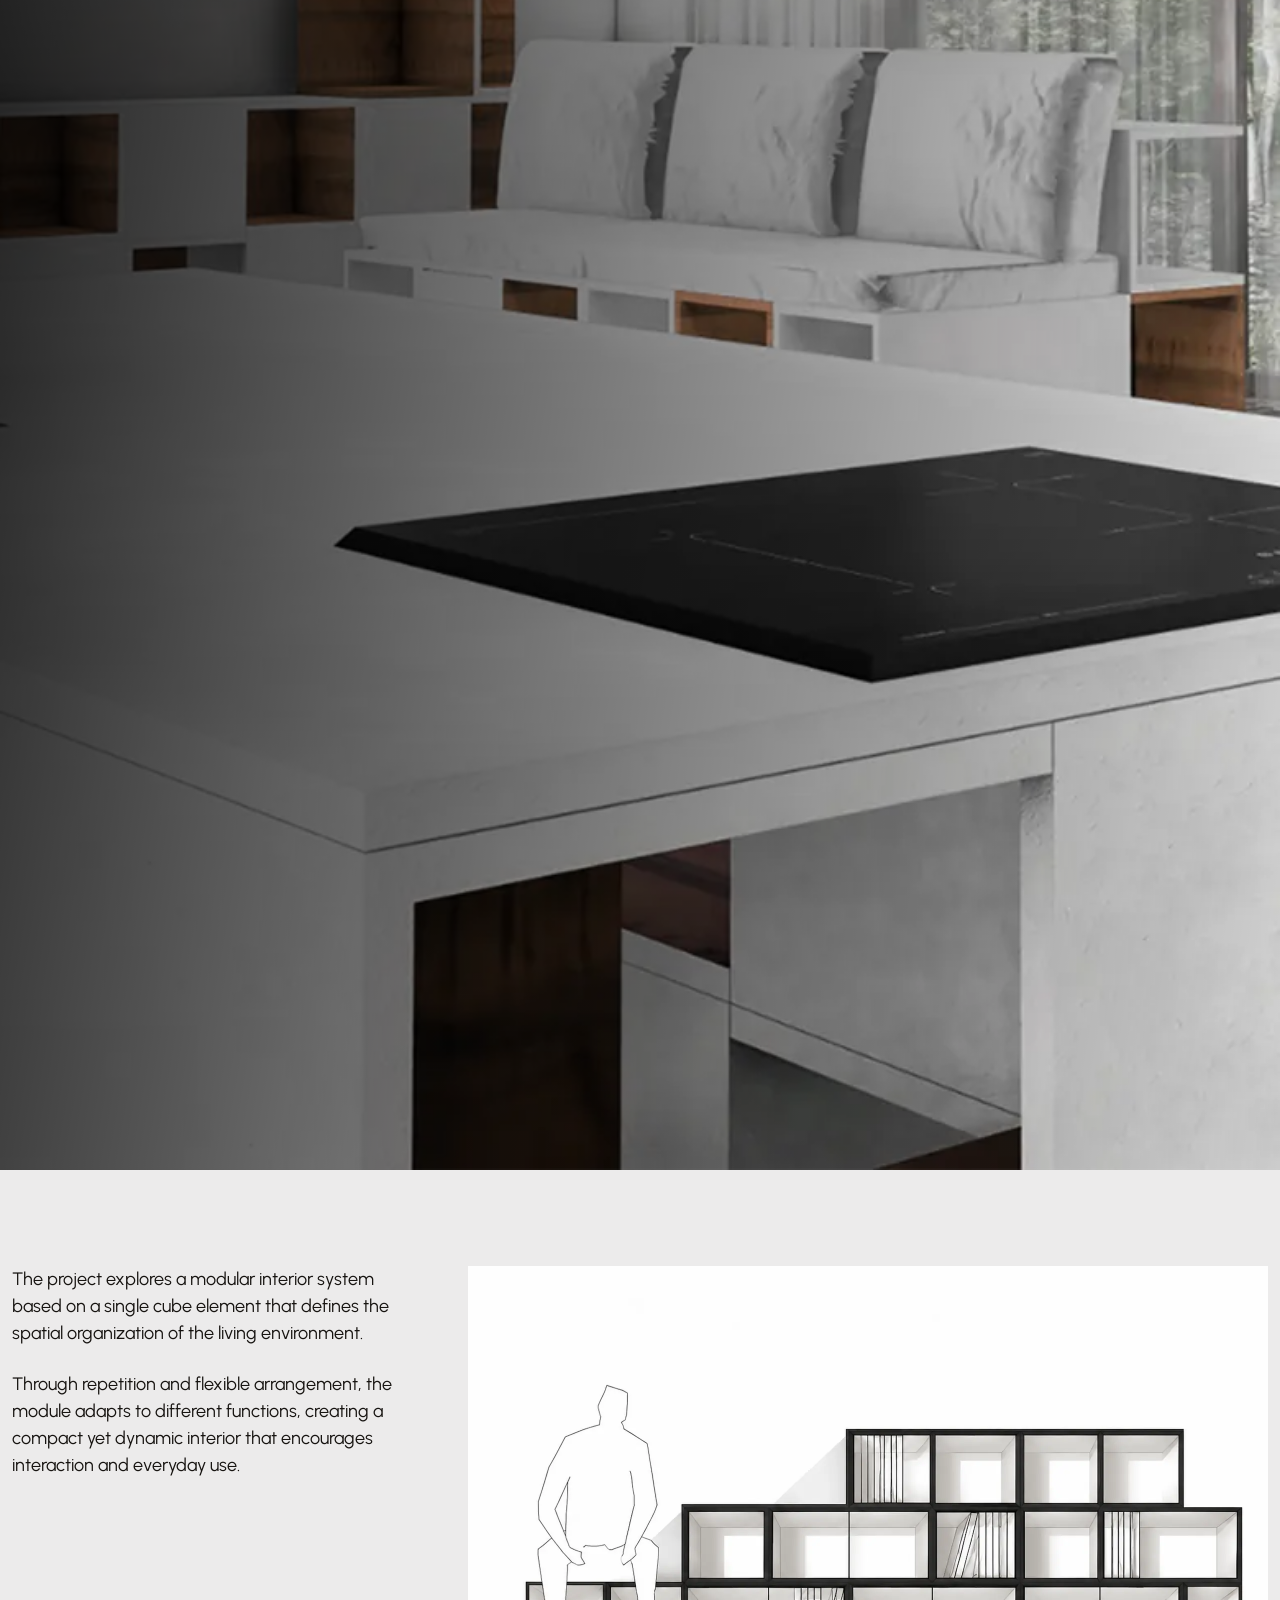
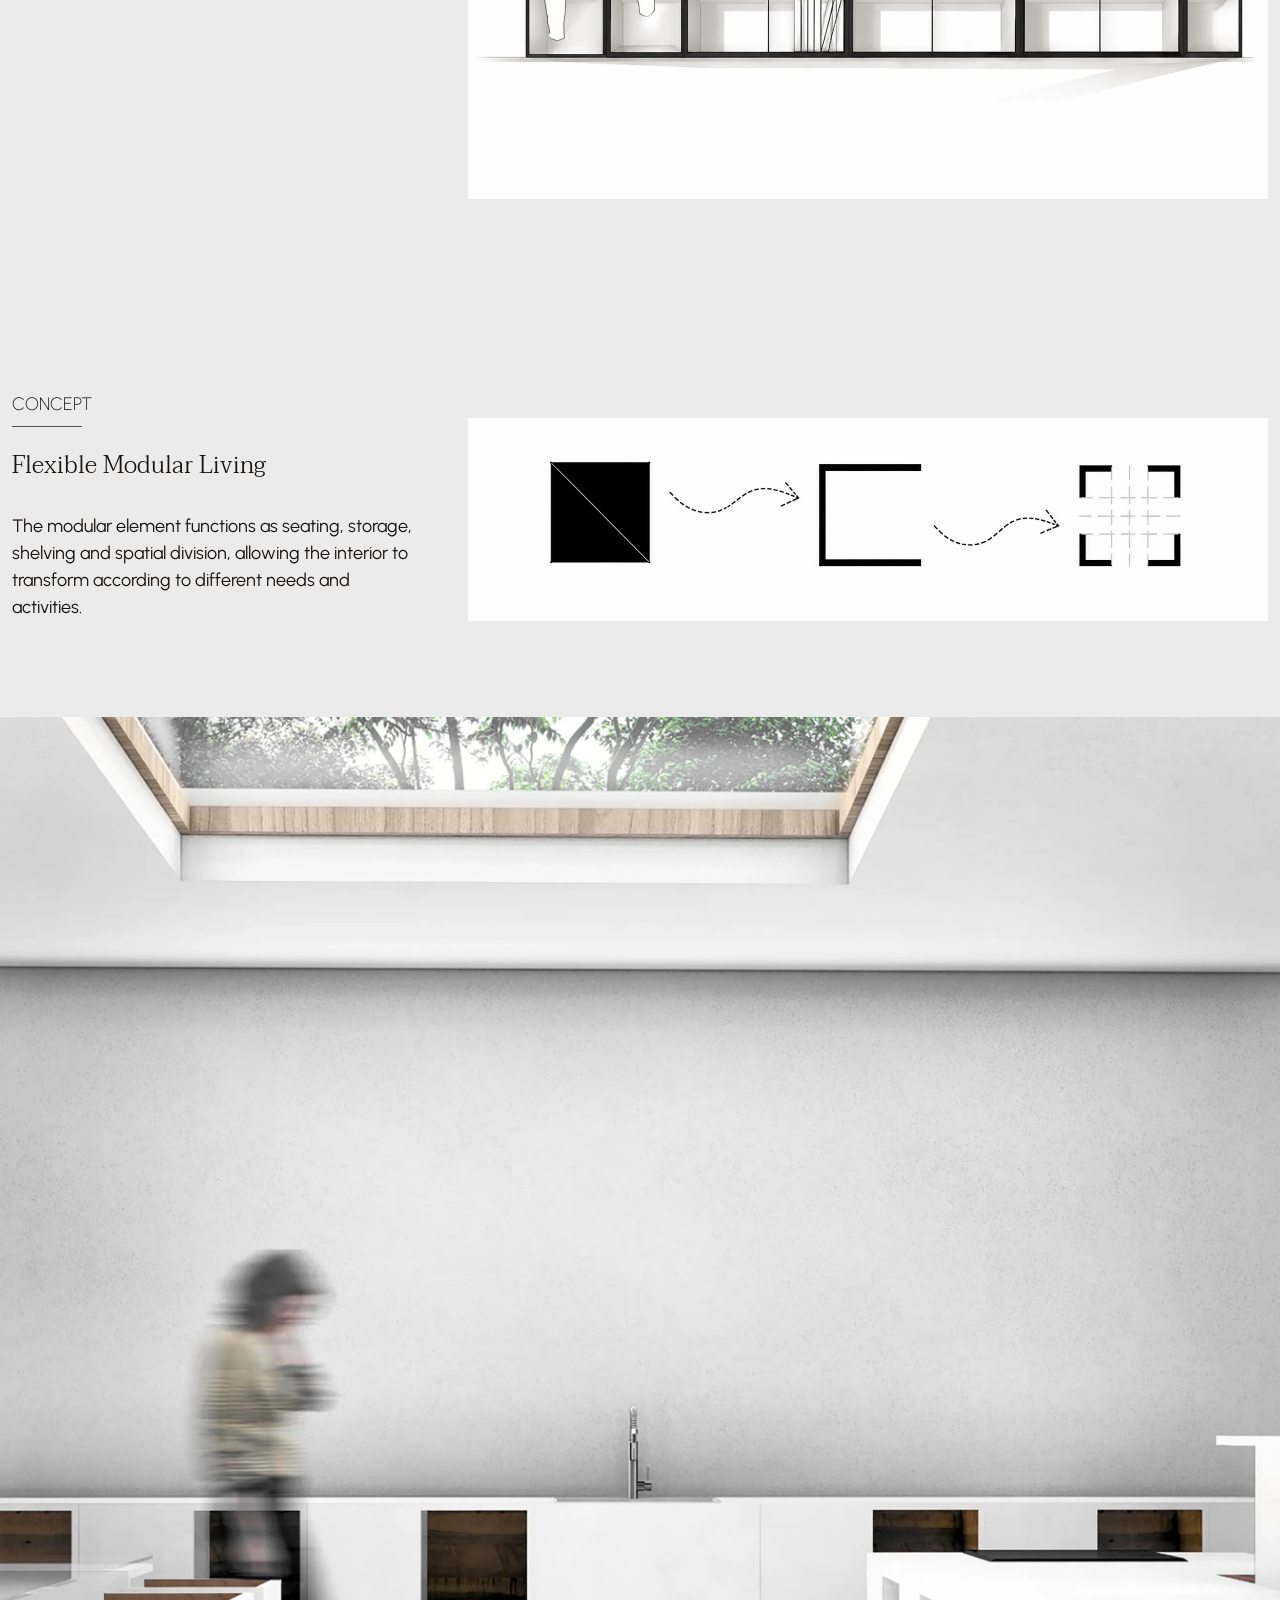
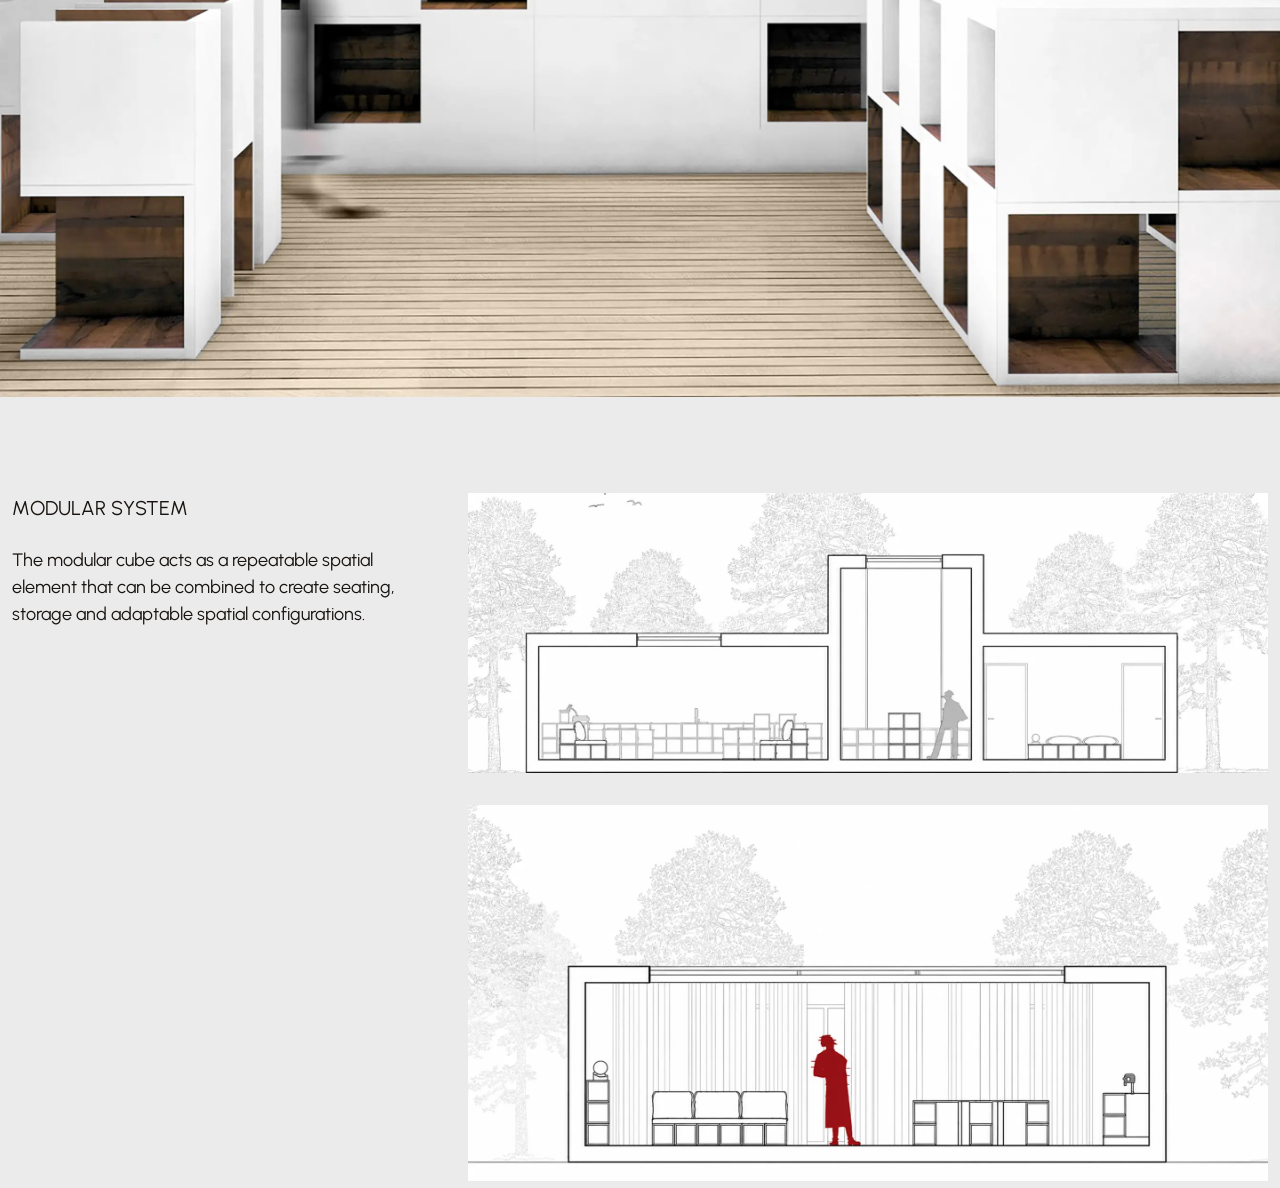
<file: projects/project-four.html>
<!DOCTYPE html>
<html lang="en">
    <head>
        <meta charset="UTF-8">
        <meta name="viewport" content="width=device-width, initial-scale=1.0">

        <title>Modular Cube Interior | Belma Kovačević</title>
        <meta name="description" content="A modular interior design project based on a flexible cube system, creating adaptable living spaces through multifunctional furniture, clean geometry, and minimalist design.">
        <meta name="theme-color" content="#ECEBEB">

        <link rel="icon" type="image/png" sizes="32x32" href="../assets/favicon/favicon-32x32.png">
        <link rel="apple-touch-icon" sizes="180x180" href="../assets/favicon/apple-touch-icon.png">
        <link rel="icon" type="image/png" sizes="192x192" href="../assets/favicon/android-chrome-192x192.png">
        <!-- Open Graph -->
        <meta property="og:type" content="website">
        <meta property="og:title" content="Modular Cube Interior | Belma Kovačević">
        <meta property="og:description" content="A modular interior design project based on a flexible cube system, creating adaptable living spaces through multifunctional furniture, clean geometry, and minimalist design.">
        <meta property="og:url" content="https://tvoj-domen.com/">
        <meta property="og:image" content="https://tvoj-domen.com/assets/images/opengraph.jpg">
        <meta property="og:image:width" content="1200">
        <meta property="og:image:height" content="630">
        <meta property="og:site_name" content="Belma Kovacevic">
        <meta property="og:locale" content="en_US">

        <link rel="stylesheet" href="../css/style.css">
        <link rel="stylesheet" href="../css/project.css">

        <script src="../js/menu.js" defer></script>
        <script src="../js/project.js" defer></script>
    </head>

    <body>

        <div id="menu-component" data-menu="../menu.html"></div>

        <section class="project-hero">
            <div class="project-hero-main">
                <div class="project-hero-image">

                    <picture>
                        <source media="(max-width: 767px)" srcset="../assets/images/project-four/pr-four-hero-mobile.webp">
                        <source media="(max-width: 991px)" srcset="../assets/images/project-four/pr-four-hero-tablet.webp">
                        <img class="pr-hero-img" src="../assets/images/project-four/pr-four-hero-desktop.webp" alt="Modular Cube Interior">
                    </picture>

                    <div class="pr-hero-overlay"></div>

                    <div class="pr-hero-content hero-reveal">
                        <span class="pr-label">04</span>
                        <h1 class="pr-hero-heading">Modular Cube Interior</h1>
                        <span class="pr-location">Maribor, Slovenia / 2024</span>
                    </div>

                </div>
            </div>
        </section>

        <section class="pr-intro-section">
            <div class="container-md">
                <div class="intro-wrapper">

                    <div class="intro-conent reveal">

                        <p class="intro-paragraph">The project explores a modular interior system based on a single cube element that defines the spatial organization of the living environment.</p>

                        <p class="intro-paragraph">Through repetition and flexible arrangement, the module adapts to different functions, creating a compact yet dynamic interior that encourages interaction and everyday use.</p>

                    </div>

                    <div class="intro-image-wrapper reveal reveal-delay">
                        <img class="intro-img" src="../assets/images/project-four/pr-four-shelf.webp" alt="Modular shelf system">
                    </div>

                </div>
            </div>
        </section>

        <section class="pr-conecpt-section">
            <div class="container-md">
                <div class="concept-main-wrapper pr-concept-main-two">

                    <div class="concept-content-main concept-content-two reveal">
                        <div class="concept-content">

                            <span class="concept-label">CONCEPT</span>
                            <div class="concept-line"></div>

                            <h2 class="concept-heading">Flexible Modular Living</h2>

                            <p class="concept-paragraph">The modular element functions as seating, storage, shelving and spatial division, allowing the interior to transform according to different needs and activities.</p>

                        </div>
                    </div>

                    <div class="concept-image-wrapper reveal reveal-delay">
                        <img class="concept-big-img" src="../assets/images/project-four/pr-four-concept.webp" alt="Modular interior concept">
                    </div>

                </div>
            </div>
        </section>

        <section class="cinematic-section">
            <div class="image-cin-wrapper">
                <img class="cinematic-image" src="../assets/images/project-four/pr-four-cinematic.webp" alt="Modular Cube Interior visualization">
            </div>
        </section>

        <section class="drawings-section">
            <div class="container-md drawing-container">

                <div class="drawings-main-wrapper pr-two-main-wrapper">

                    <div class="drawings-content reveal">
                        <span class="drawings-label">MODULAR SYSTEM</span>
                        <p class="drawing-paragraph p-four">The modular cube acts as a repeatable spatial element that can be combined to create seating, storage and adaptable spatial configurations.</p>
                    </div>

                    <div class="drawings-images-wrapper drawings-four-img-wrapper reveal reveal-delay">
                        <img class="drawings-img" src="../assets/images/project-four/pr-four-modular-system-two.webp" alt="Modular system configuration">
                        <img class="drawings-img img-four" src="../assets/images/project-four/pr-four-modular-system.webp" alt="Modular cube system">
                    </div>

                </div>

                <div class="drawings-main-wrapper pr-two-main-wrapper">

                    <div class="drawings-content reveal">
                        <span class="drawings-label">ASSEMBLY LOGIC</span>
                        <span class="drawings-text">Element Assembly Scheme</span>
                        <span class="drawings-text">Modular Cube</span>
                        <span class="drawings-text">Shelf Views</span>
                    </div>

                    <div class="drawings-images-wrapper drawings-four-img-wrapper reveal reveal-delay">

                        <div class="four-img-row-wrapper">
                            <img class="drawings-img img-four-flex" src="../assets/images/project-four/pr-four-assembly-sheme.webp" alt="Element assembly scheme">
                            <img class="drawings-img img-four-flex" src="../assets/images/project-four/pr-four-modular-cube.webp" alt="Modular cube">
                        </div>

                        <img class="drawings-img img-four" src="../assets/images/project-four/pr-four-shelf-views.webp" alt="Modular shelf views">

                    </div>

                </div>

            </div>
        </section>

        <section class="project-navigation">
            <div class="container-md">
                <div class="pr-nav-main">

                    <div class="pr-nav-content reveal">
                        <span class="next-pr-label">NEXT PROJECT</span>
                        <h3 class="next-pr-heading">Bresternica Kayak Center Area</h3>
                        <a href="project-two.html" class="next-pr-link">VIEW PROJECT</a>
                    </div>

                    <div class="pr-nav-image-wrapper reveal reveal-delay">
                        <img class="pr-next-img" src="../assets/images/project-four/pr-two-next-project.webp" alt="Bresternica Kayak Center Area">
                    </div>

                </div>
            </div>
        </section>

        <div id="footer-component" data-footer="../footer.html"></div>

    </body>
</html>
</file>
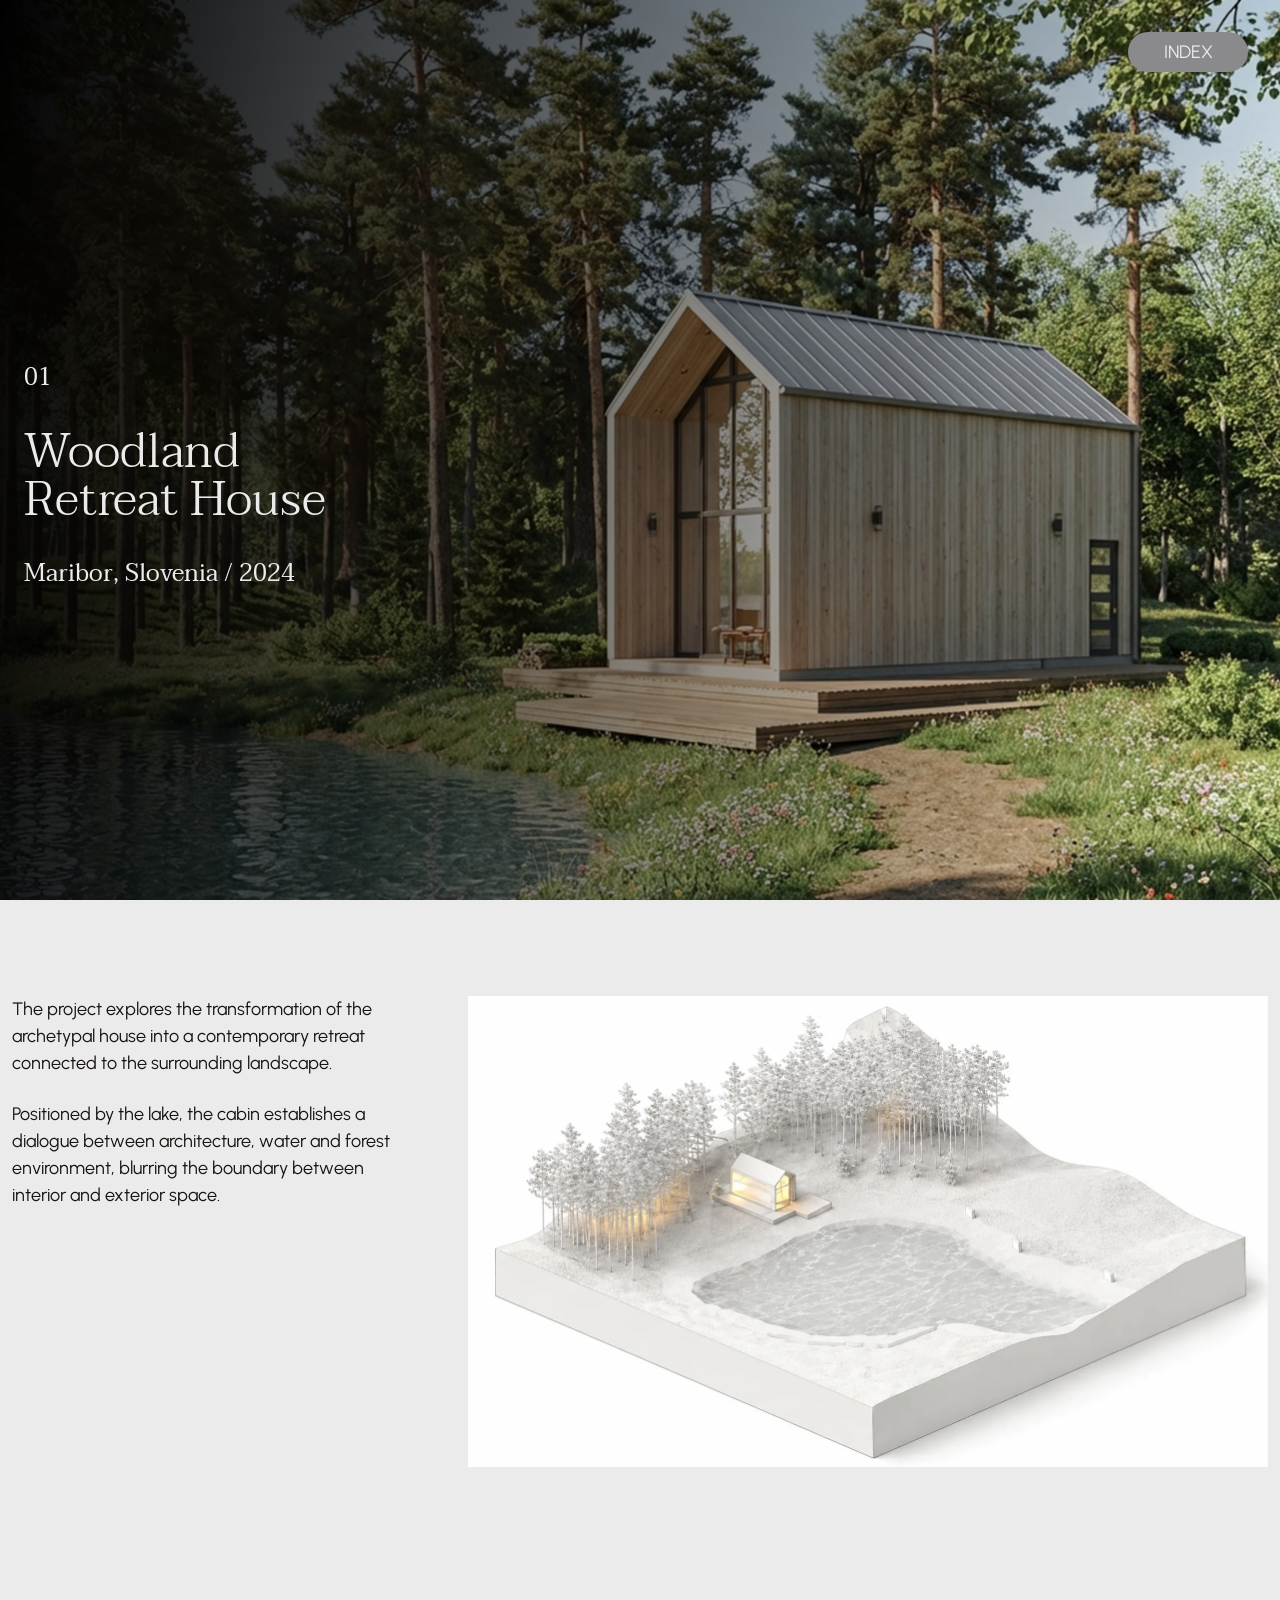
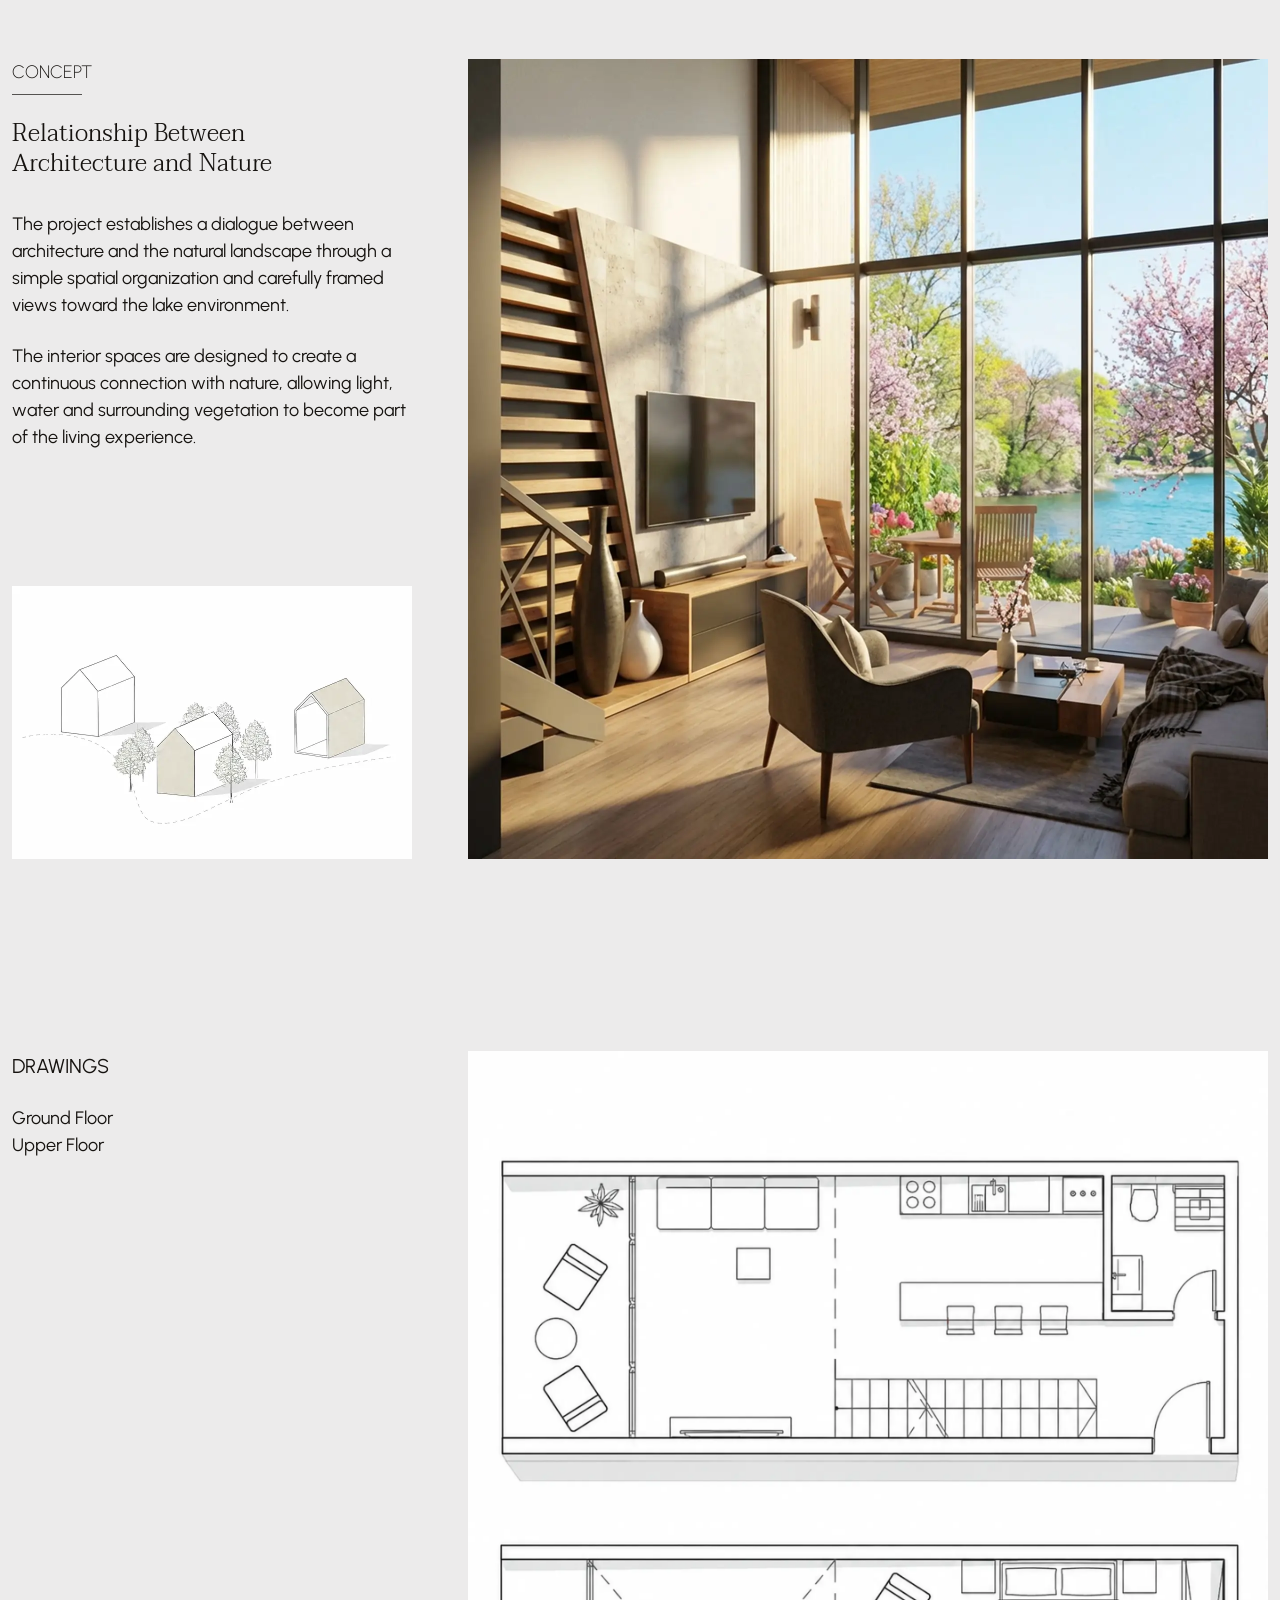
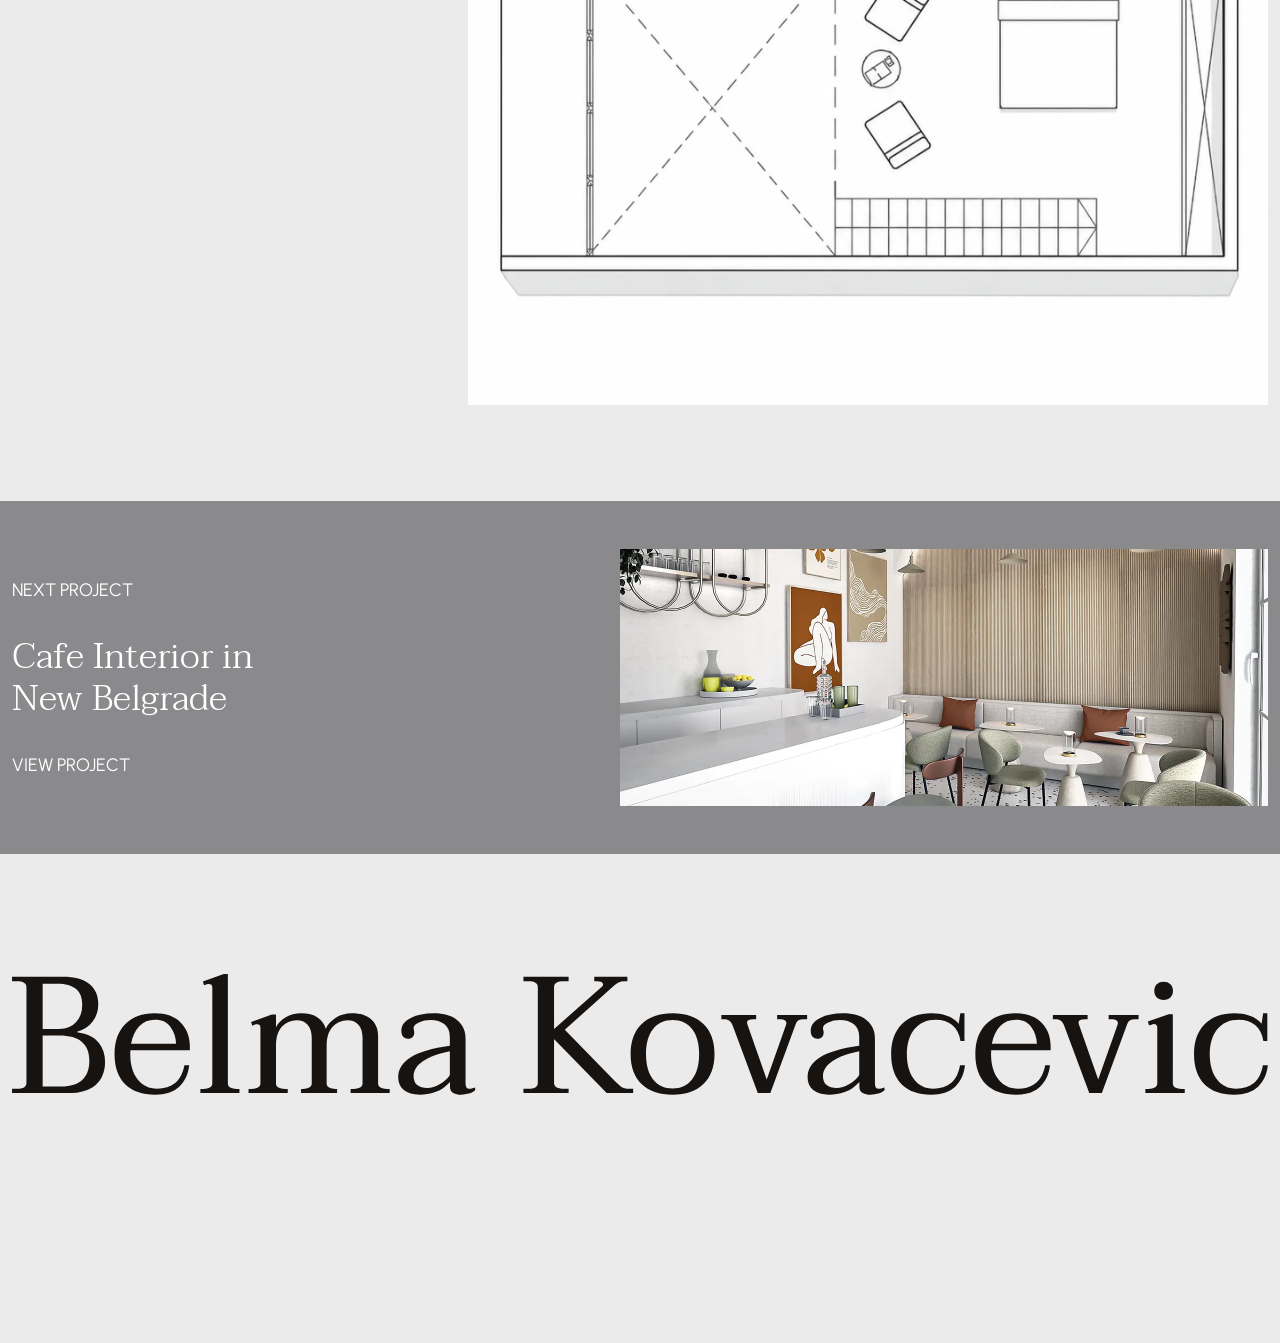
<file: projects/project-one.html>
<!DOCTYPE html>
<html lang="en">
    <head>
        <meta charset="UTF-8">
        <meta name="viewport" content="width=device-width, initial-scale=1.0">

        <title>Woodland Retreat House | Belma Kovačević</title>

        <meta
            name="description"
            content="A contemporary woodland retreat designed to strengthen the relationship between architecture and nature through simple forms, natural materials, and carefully framed views."
        >

        <meta name="theme-color" content="#ECEBEB">

        <link rel="icon" type="image/png" sizes="32x32" href="../assets/favicon/favicon-32x32.png">
        <link rel="apple-touch-icon" sizes="180x180" href="../assets/favicon/apple-touch-icon.png">
        <link rel="icon" type="image/png" sizes="192x192" href="../assets/favicon/android-chrome-192x192.png">
        <!-- Open Graph -->
        <meta property="og:type" content="website">
        <meta property="og:title" content="Woodland Retreat House | Belma Kovačević">
        <meta property="og:description" content="A contemporary woodland retreat designed to strengthen the relationship between architecture and nature through simple forms, natural materials, and carefully framed views.">
        <meta property="og:url" content="https://tvoj-domen.com/">
        <meta property="og:image" content="https://tvoj-domen.com/assets/images/opengraph.jpg">
        <meta property="og:image:width" content="1200">
        <meta property="og:image:height" content="630">
        <meta property="og:site_name" content="Belma Kovacevic">
        <meta property="og:locale" content="en_US">

        <link rel="stylesheet" href="../css/style.css">
        <link rel="stylesheet" href="../css/project.css">

        <script src="../js/menu.js" defer></script>
        <script src="../js/project.js" defer></script>
    </head>

    <body>

        <div id="menu-component" data-menu="../menu.html"></div>

        <section class="project-hero">
            <div class="project-hero-main">
                <div class="project-hero-image">

                    <picture>
                        <source
                            media="(max-width: 767px)"
                            srcset="../assets/images/project-one/pr-one-hero-mobile.webp"
                        >

                        <source
                            media="(max-width: 991px)"
                            srcset="../assets/images/project-one/pr-one-hero-tablet.webp"
                        >

                        <img
                            class="pr-hero-img"
                            src="../assets/images/project-one/pr-one-hero-desktop.webp"
                            alt="Woodland Retreat House"
                        >
                    </picture>

                    <div class="pr-hero-overlay"></div>

                    <div class="pr-hero-content hero-reveal">
                        <span class="pr-label">01</span>

                        <h1 class="pr-hero-heading">
                            Woodland Retreat House
                        </h1>

                        <span class="pr-location">
                            Maribor, Slovenia / 2024
                        </span>
                    </div>

                </div>
            </div>
        </section>

        <section class="pr-intro-section">
            <div class="container-md">
                <div class="intro-wrapper">

                    <div class="intro-conent reveal">
                        <p class="intro-paragraph">
                            The project explores the transformation of the archetypal house into a contemporary retreat connected to the surrounding landscape.
                        </p>

                        <p class="intro-paragraph">
                            Positioned by the lake, the cabin establishes a dialogue between architecture, water and forest environment, blurring the boundary between interior and exterior space.
                        </p>
                    </div>

                    <div class="intro-image-wrapper reveal reveal-delay">
                        <img
                            class="intro-img"
                            src="../assets/images/project-one/pr-one-axonometric.webp"
                            alt="Axonometric view"
                        >
                    </div>

                </div>
            </div>
        </section>

        <section class="pr-conecpt-section">
            <div class="container-md">
                <div class="concept-main-wrapper">

                    <div class="concept-content-main reveal">
                        <div class="concept-content">

                            <span class="concept-label">
                                CONCEPT
                            </span>

                            <div class="concept-line"></div>

                            <h2 class="concept-heading">
                                Relationship Between Architecture and Nature
                            </h2>

                            <p class="concept-paragraph">
                                The project establishes a dialogue between architecture and the natural landscape through a simple spatial organization and carefully framed views toward the lake environment.
                            </p>

                            <p class="concept-paragraph">
                                The interior spaces are designed to create a continuous connection with nature, allowing light, water and surrounding vegetation to become part of the living experience.
                            </p>

                        </div>

                        <div class="concept-content-img reveal reveal-delay">
                            <img
                                class="concept-md-image"
                                src="../assets/images/project-one/pr-one-interior-living.webp"
                                alt="Outdoor living"
                            >
                        </div>
                    </div>

                    <div class="concept-image-wrapper reveal reveal-delay">
                        <img
                            class="concept-big-img"
                            src="../assets/images/project-one/pr-one-interior-bedroom.webp"
                            alt="Interior view"
                        >
                    </div>

                </div>
            </div>
        </section>

        <section class="drawings-section">
            <div class="container-md">
                <div class="drawings-main-wrapper">

                    <div class="drawings-content reveal">
                        <span class="drawings-label">
                            DRAWINGS
                        </span>

                        <span class="drawings-text">
                            Ground Floor
                        </span>

                        <span class="drawings-text">
                            Upper Floor
                        </span>
                    </div>

                    <div class="drawings-images-wrapper reveal reveal-delay">
                        <img
                            class="drawings-img"
                            src="../assets/images/project-one/pr-one-floor-plans.webp"
                            alt="Floor plans"
                        >
                    </div>

                </div>
            </div>
        </section>

        <section class="project-navigation">
            <div class="container-md">
                <div class="pr-nav-main">

                    <div class="pr-nav-content reveal">
                        <span class="next-pr-label">
                            NEXT PROJECT
                        </span>

                        <h3 class="next-pr-heading">
                            Cafe Interior in New Belgrade
                        </h3>

                        <a
                            href="project-three.html"
                            class="next-pr-link"
                        >
                            VIEW PROJECT
                        </a>
                    </div>

                    <div class="pr-nav-image-wrapper reveal reveal-delay">
                        <img class="pr-next-img" src="../assets/images/project-one/pr-three-next-project.webp" alt="Cafe Interior in New Belgrade">
                    </div>

                </div>
            </div>
        </section>

        <div
            id="footer-component"
            data-footer="../footer.html"
        ></div>

    </body>
</html>
</file>
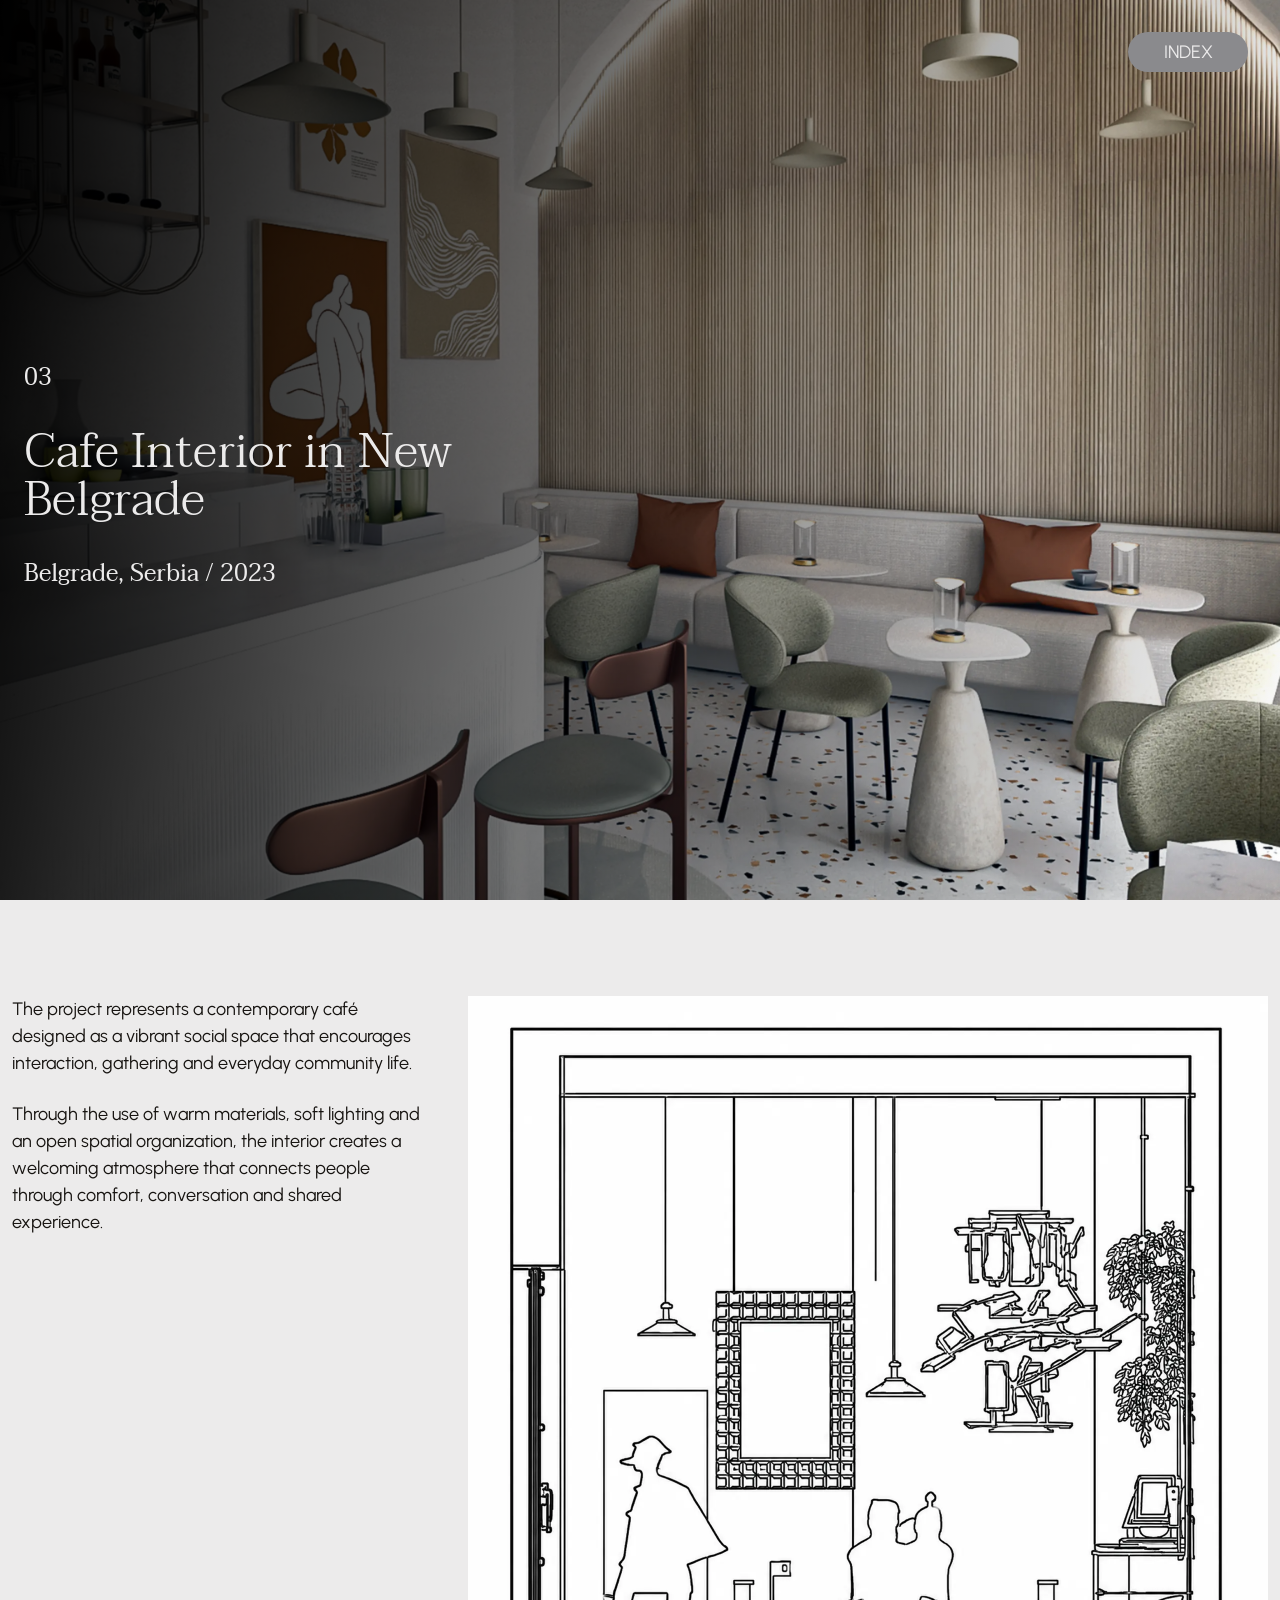
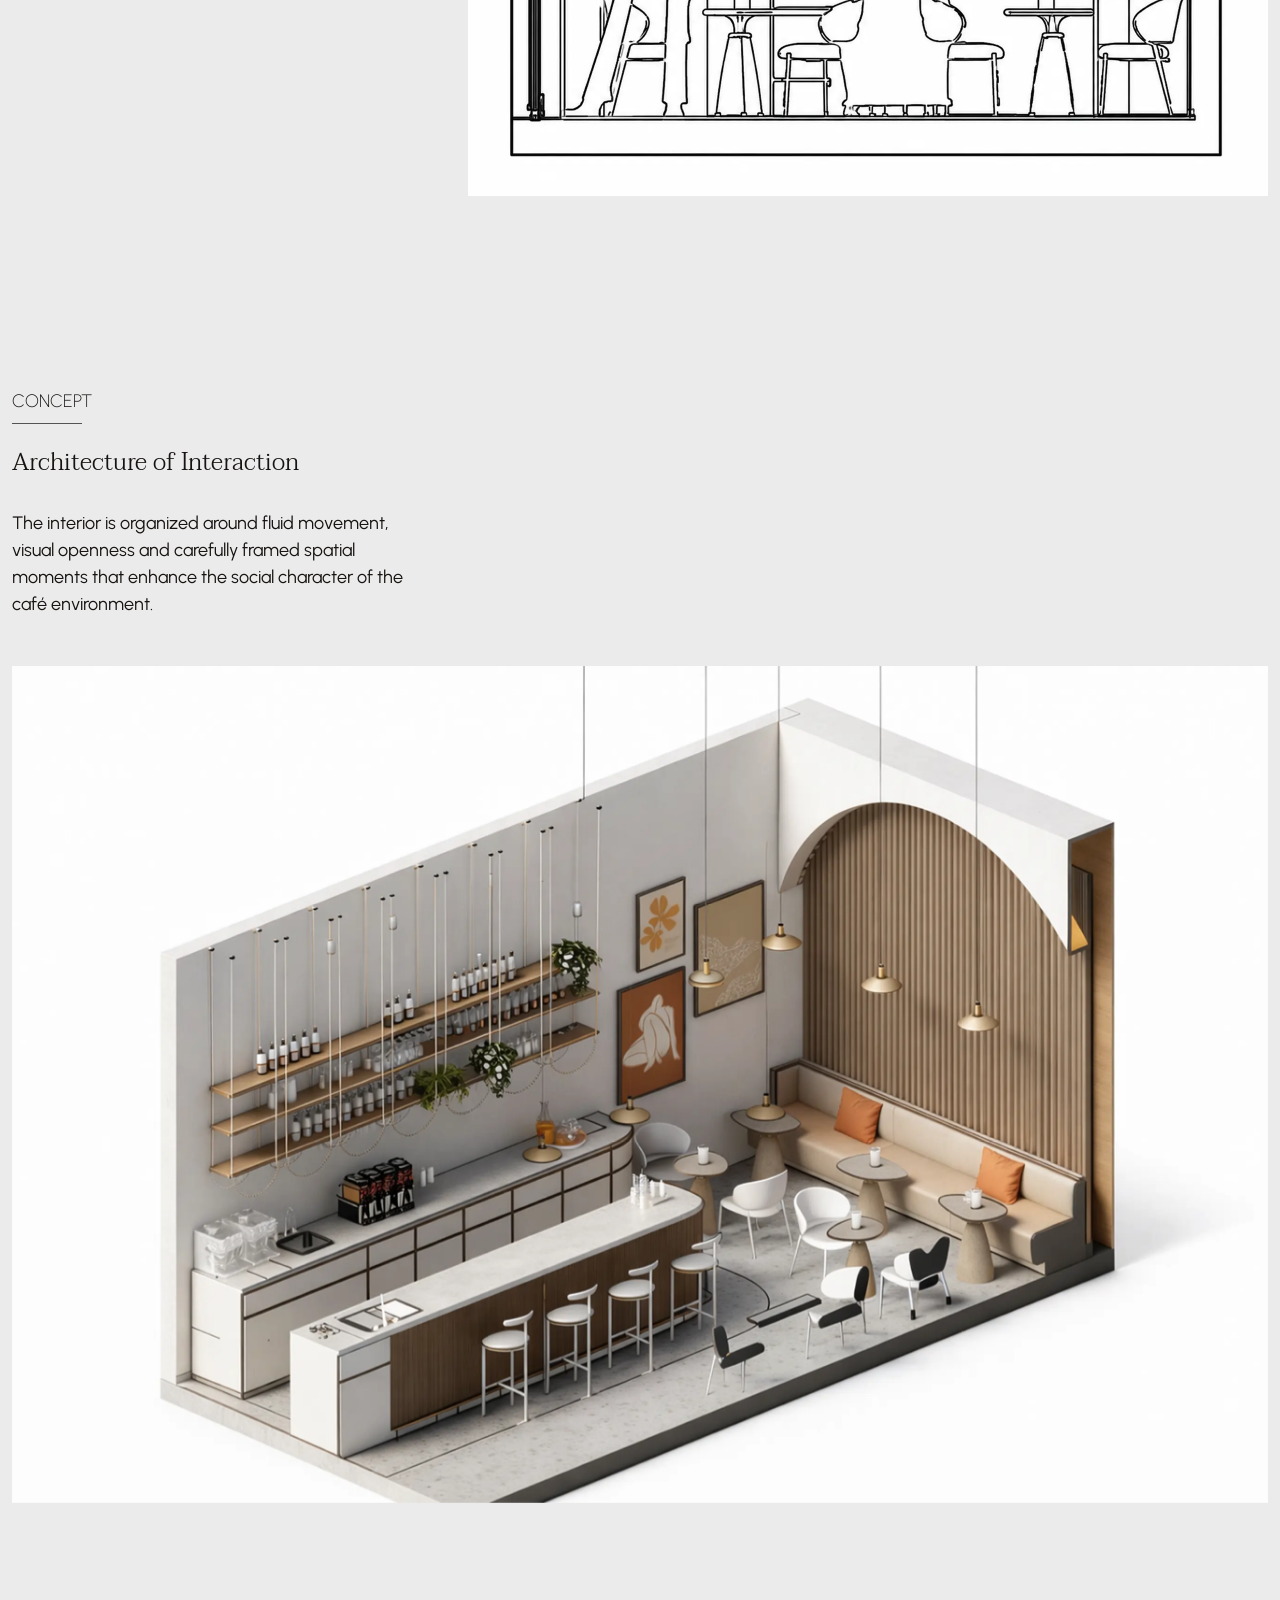
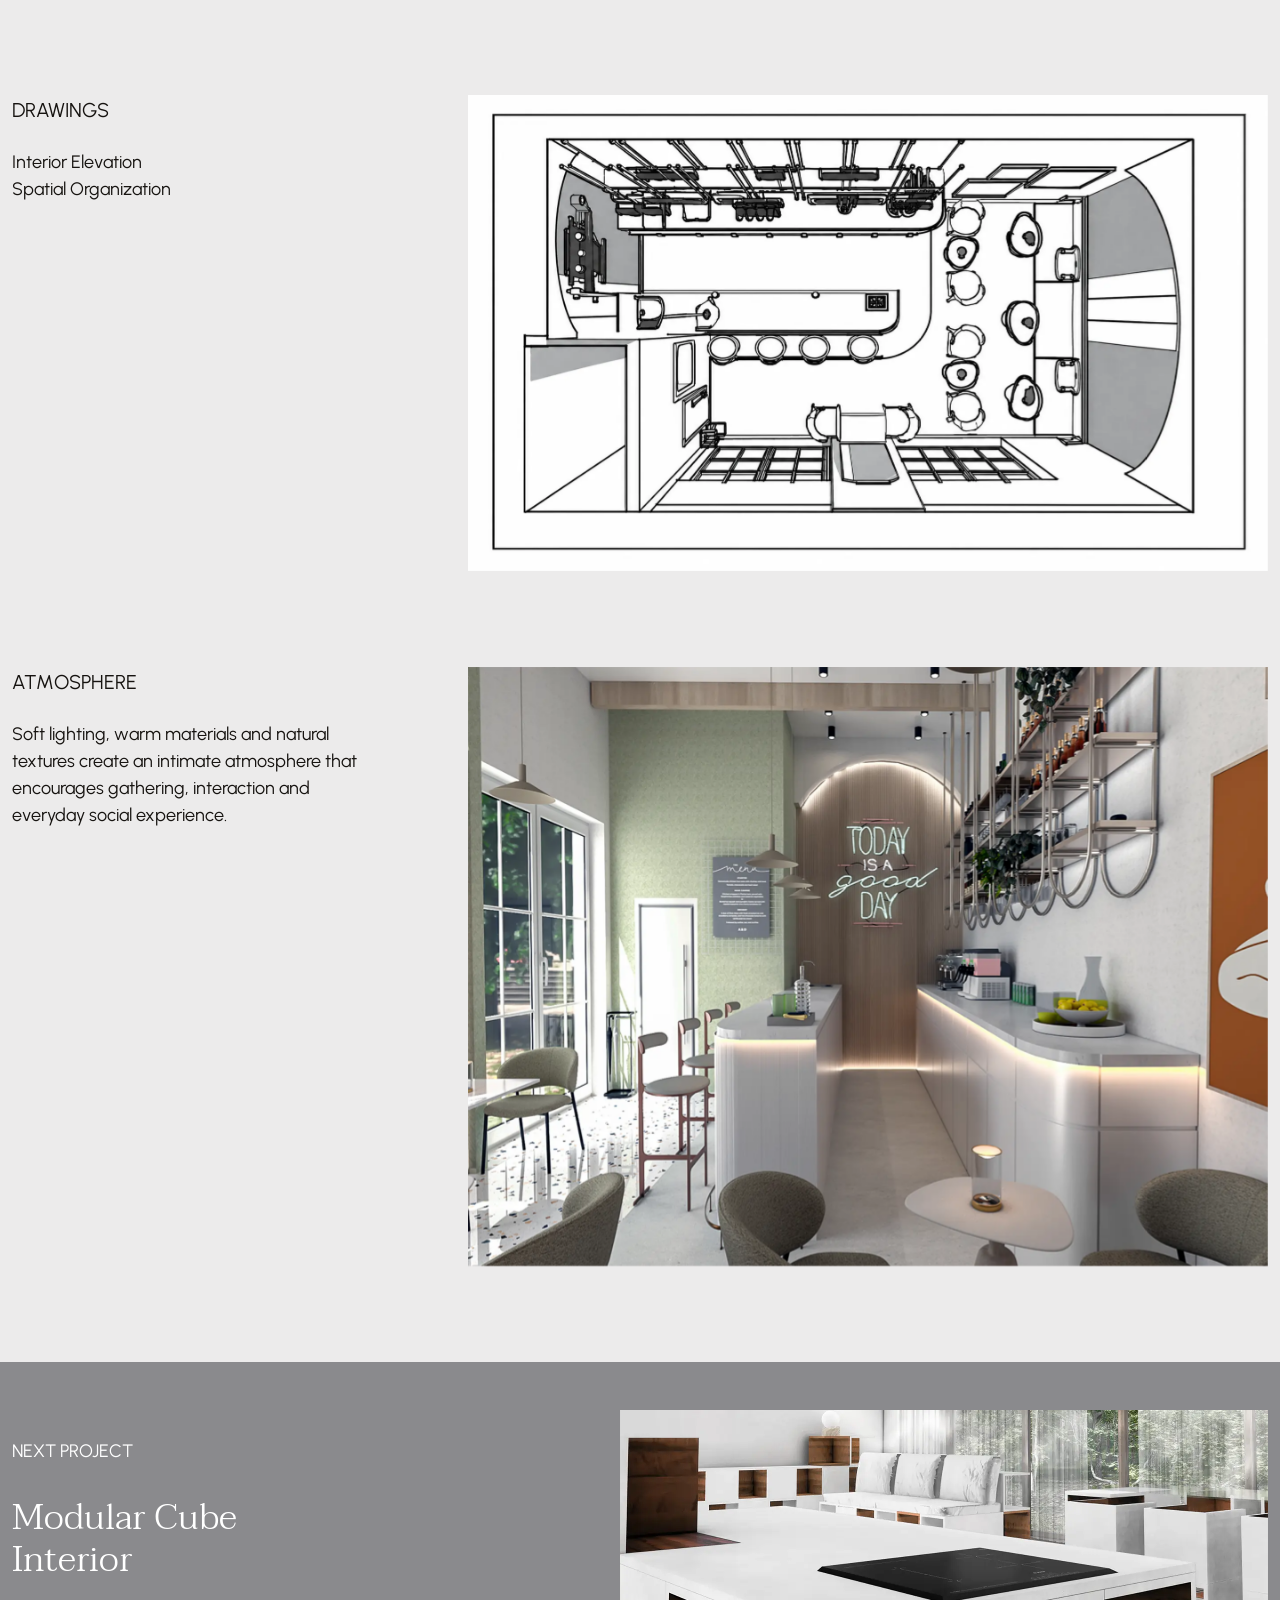
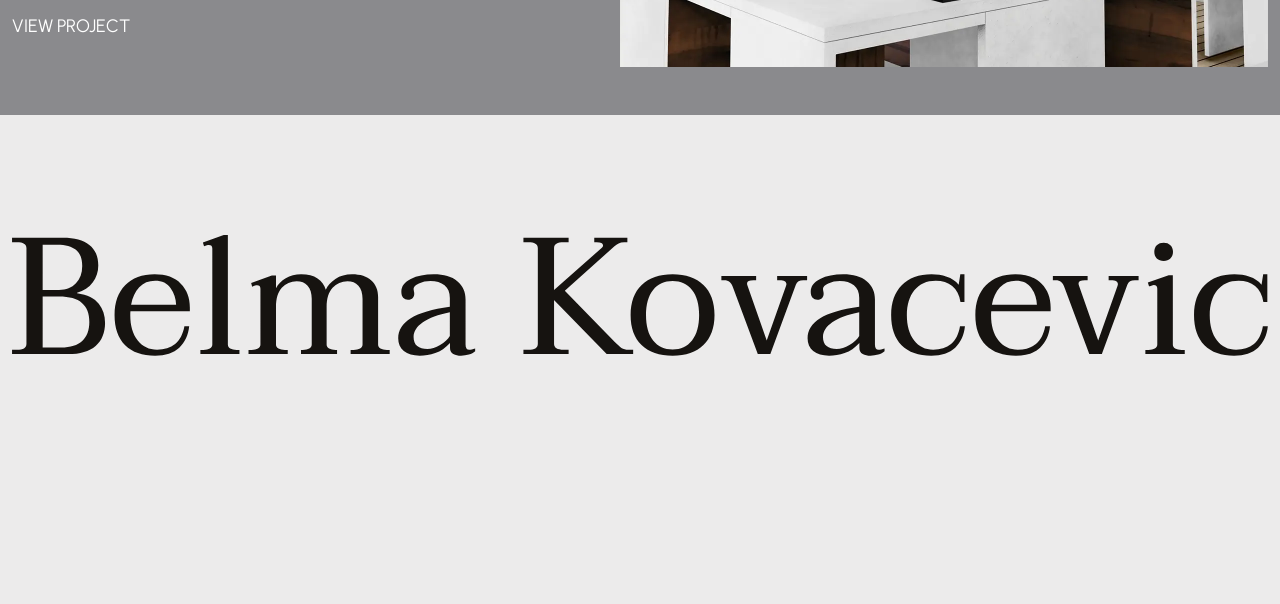
<file: projects/project-three.html>
<!DOCTYPE html>
<html lang="en">
    <head>
        <meta charset="UTF-8">
        <meta name="viewport" content="width=device-width, initial-scale=1.0">

        <title>Cafe Interior in New Belgrade | Belma Kovačević</title>
        <meta name="description" content="An interior architecture project for a contemporary café in New Belgrade, designed to create a warm and inviting atmosphere through natural materials, refined lighting, and functional spatial organization.">
        <meta name="theme-color" content="#ECEBEB">

        <link rel="icon" type="image/png" sizes="32x32" href="../assets/favicon/favicon-32x32.png">
        <link rel="apple-touch-icon" sizes="180x180" href="../assets/favicon/apple-touch-icon.png">
        <link rel="icon" type="image/png" sizes="192x192" href="../assets/favicon/android-chrome-192x192.png">
        <!-- Open Graph -->
        <meta property="og:type" content="website">
        <meta property="og:title" content="Cafe Interior in New Belgrade | Belma Kovačević">
        <meta property="og:description" content="An interior architecture project for a contemporary café in New Belgrade, designed to create a warm and inviting atmosphere through natural materials, refined lighting, and functional spatial organization.">
        <meta property="og:url" content="https://tvoj-domen.com/">
        <meta property="og:image" content="https://tvoj-domen.com/assets/images/opengraph.jpg">
        <meta property="og:image:width" content="1200">
        <meta property="og:image:height" content="630">
        <meta property="og:site_name" content="Belma Kovacevic">
        <meta property="og:locale" content="en_US">

        <link rel="stylesheet" href="../css/style.css">
        <link rel="stylesheet" href="../css/project.css">

        <script src="../js/menu.js" defer></script>
        <script src="../js/project.js" defer></script>
    </head>

    <body>

        <div id="menu-component" data-menu="../menu.html"></div>

        <section class="project-hero">
            <div class="project-hero-main">
                <div class="project-hero-image">

                    <picture>
                        <source media="(max-width: 767px)" srcset="../assets/images/project-three/pr-three-hero-mobile.webp">
                        <source media="(max-width: 991px)" srcset="../assets/images/project-three/pr-three-hero-tablet.webp">
                        <img class="pr-hero-img" src="../assets/images/project-three/pr-three-hero-desktop.webp" alt="Cafe Interior in New Belgrade">
                    </picture>

                    <div class="pr-hero-overlay"></div>

                    <div class="pr-hero-content hero-reveal">
                        <span class="pr-label">03</span>
                        <h1 class="pr-hero-heading three-heading">Cafe Interior in New Belgrade</h1>
                        <span class="pr-location">Belgrade, Serbia / 2023</span>
                    </div>

                </div>
            </div>
        </section>

        <section class="pr-intro-section">
            <div class="container-md">
                <div class="intro-wrapper">

                    <div class="intro-conent reveal">

                        <p class="intro-paragraph">The project represents a contemporary café designed as a vibrant social space that encourages interaction, gathering and everyday community life.</p>

                        <p class="intro-paragraph">Through the use of warm materials, soft lighting and an open spatial organization, the interior creates a welcoming atmosphere that connects people through comfort, conversation and shared experience.</p>

                    </div>

                    <div class="intro-image-wrapper reveal reveal-delay">
                        <img class="intro-img" src="../assets/images/project-three/pr-three-concept.webp" alt="Cafe interior concept">
                    </div>

                </div>
            </div>
        </section>

        <section class="pr-conecpt-section">
            <div class="container-md">
                <div class="concept-main-wrapper pr-concept-main-three">

                    <div class="concept-content-main concept-content-two reveal">
                        <div class="concept-content">

                            <span class="concept-label">CONCEPT</span>
                            <div class="concept-line"></div>

                            <h2 class="concept-heading">Architecture of Interaction</h2>

                            <p class="concept-paragraph">The interior is organized around fluid movement, visual openness and carefully framed spatial moments that enhance the social character of the café environment.</p>

                        </div>
                    </div>

                    <div class="concept-content-img three-img reveal reveal-delay">
                        <img class="concept-md-image" src="../assets/images/project-three/pr-three-interior.webp" alt="Cafe interior visualization">
                    </div>

                </div>
            </div>
        </section>

        <section class="drawings-section">
            <div class="container-md drawing-container">

                <div class="drawings-main-wrapper">

                    <div class="drawings-content reveal">
                        <span class="drawings-label">DRAWINGS</span>
                        <span class="drawings-text">Interior Elevation</span>
                        <span class="drawings-text">Spatial Organization</span>
                    </div>

                    <div class="drawings-images-wrapper drawings-two-wrapper reveal reveal-delay">
                        <img class="drawings-img" src="../assets/images/project-three/pr-three-elevation.webp" alt="Cafe interior elevation">
                    </div>

                </div>

                <div class="drawings-main-wrapper">

                    <div class="drawings-content reveal">
                        <span class="drawings-label">ATMOSPHERE</span>
                        <p class="drawing-paragraph three-paragraph">Soft lighting, warm materials and natural textures create an intimate atmosphere that encourages gathering, interaction and everyday social experience.</p>
                    </div>

                    <div class="drawings-images-wrapper reveal reveal-delay">
                        <img class="drawings-img" src="../assets/images/project-three/pr-three-atmosphere.webp" alt="Cafe interior atmosphere">
                    </div>

                </div>

            </div>
        </section>

        <section class="project-navigation">
            <div class="container-md">
                <div class="pr-nav-main">

                    <div class="pr-nav-content reveal">
                        <span class="next-pr-label">NEXT PROJECT</span>
                        <h3 class="next-pr-heading">Modular Cube Interior</h3>
                        <a href="project-four.html" class="next-pr-link">VIEW PROJECT</a>
                    </div>

                    <div class="pr-nav-image-wrapper reveal reveal-delay">
                        <img class="pr-next-img" src="../assets/images/project-three/pr-four-next-project.webp" alt="Modular Cube Interior">
                    </div>

                </div>
            </div>
        </section>

        <div id="footer-component" data-footer="../footer.html"></div>

    </body>
</html>
</file>
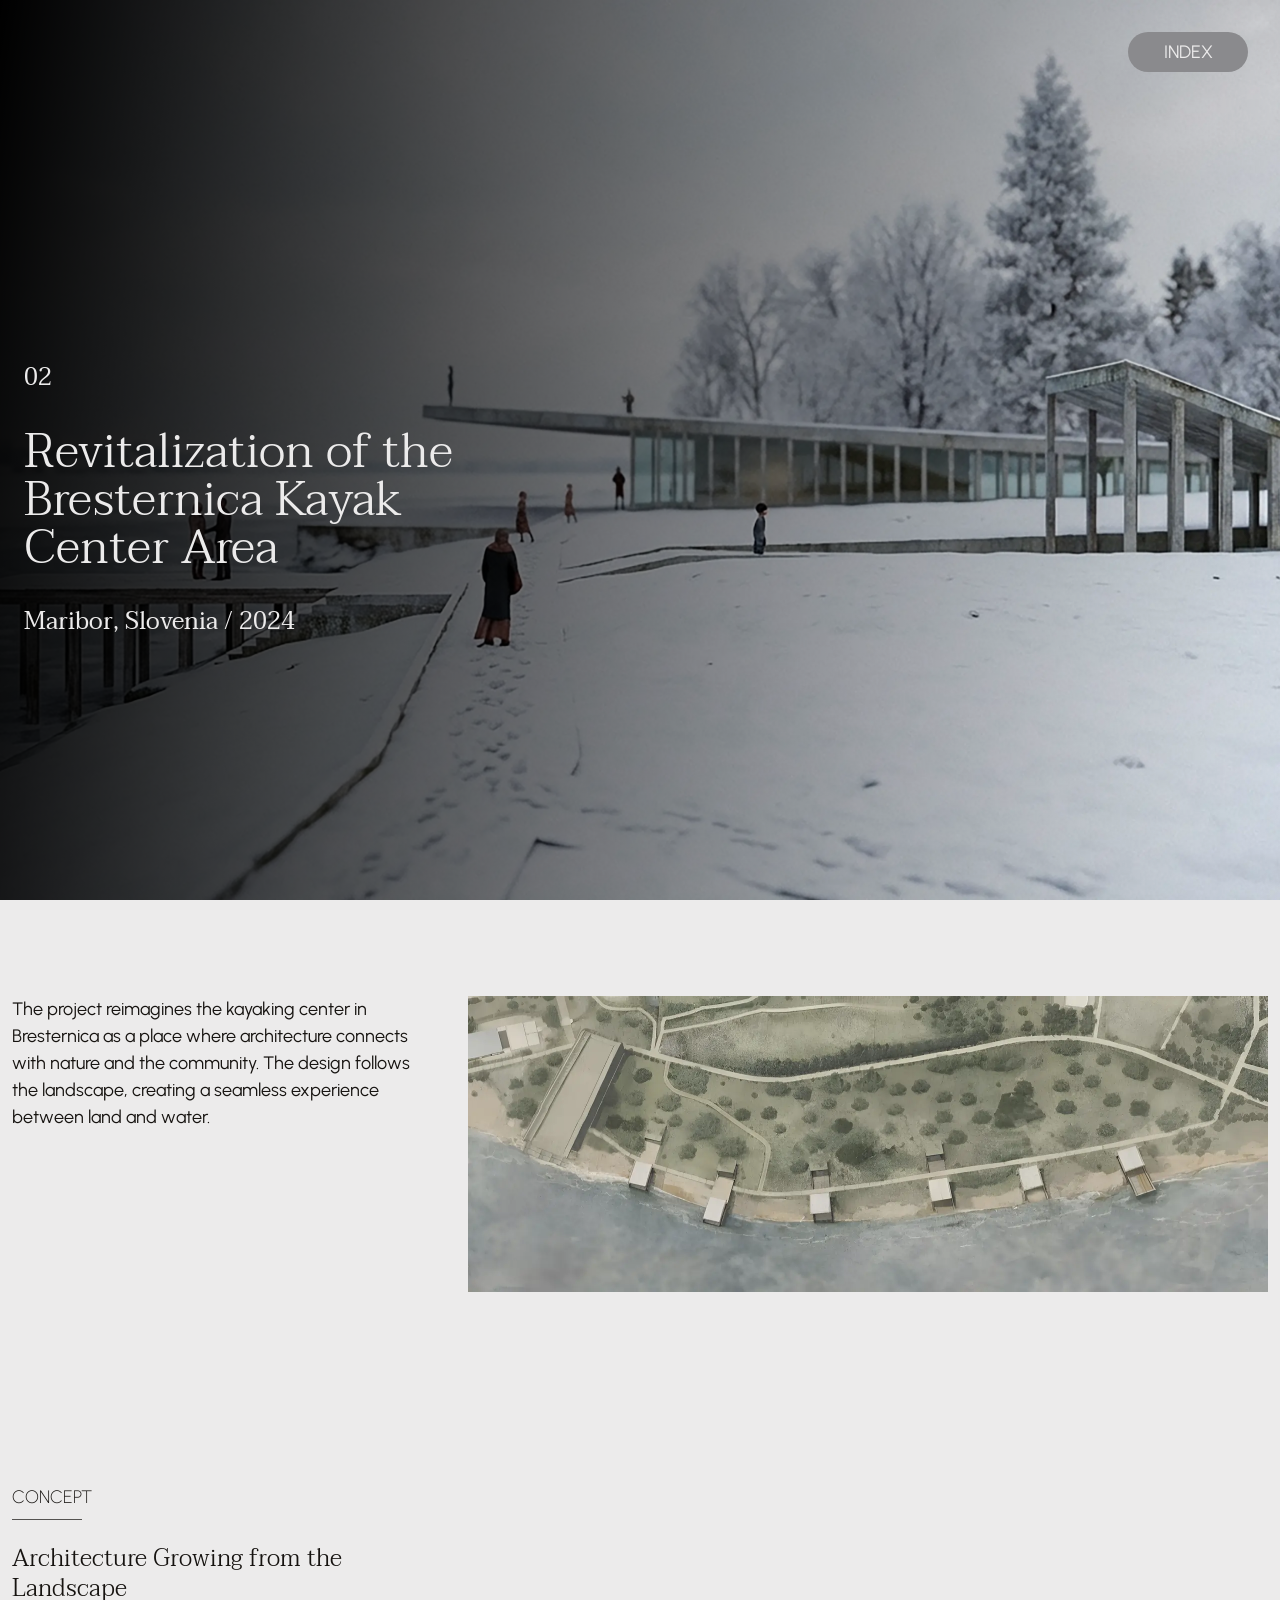
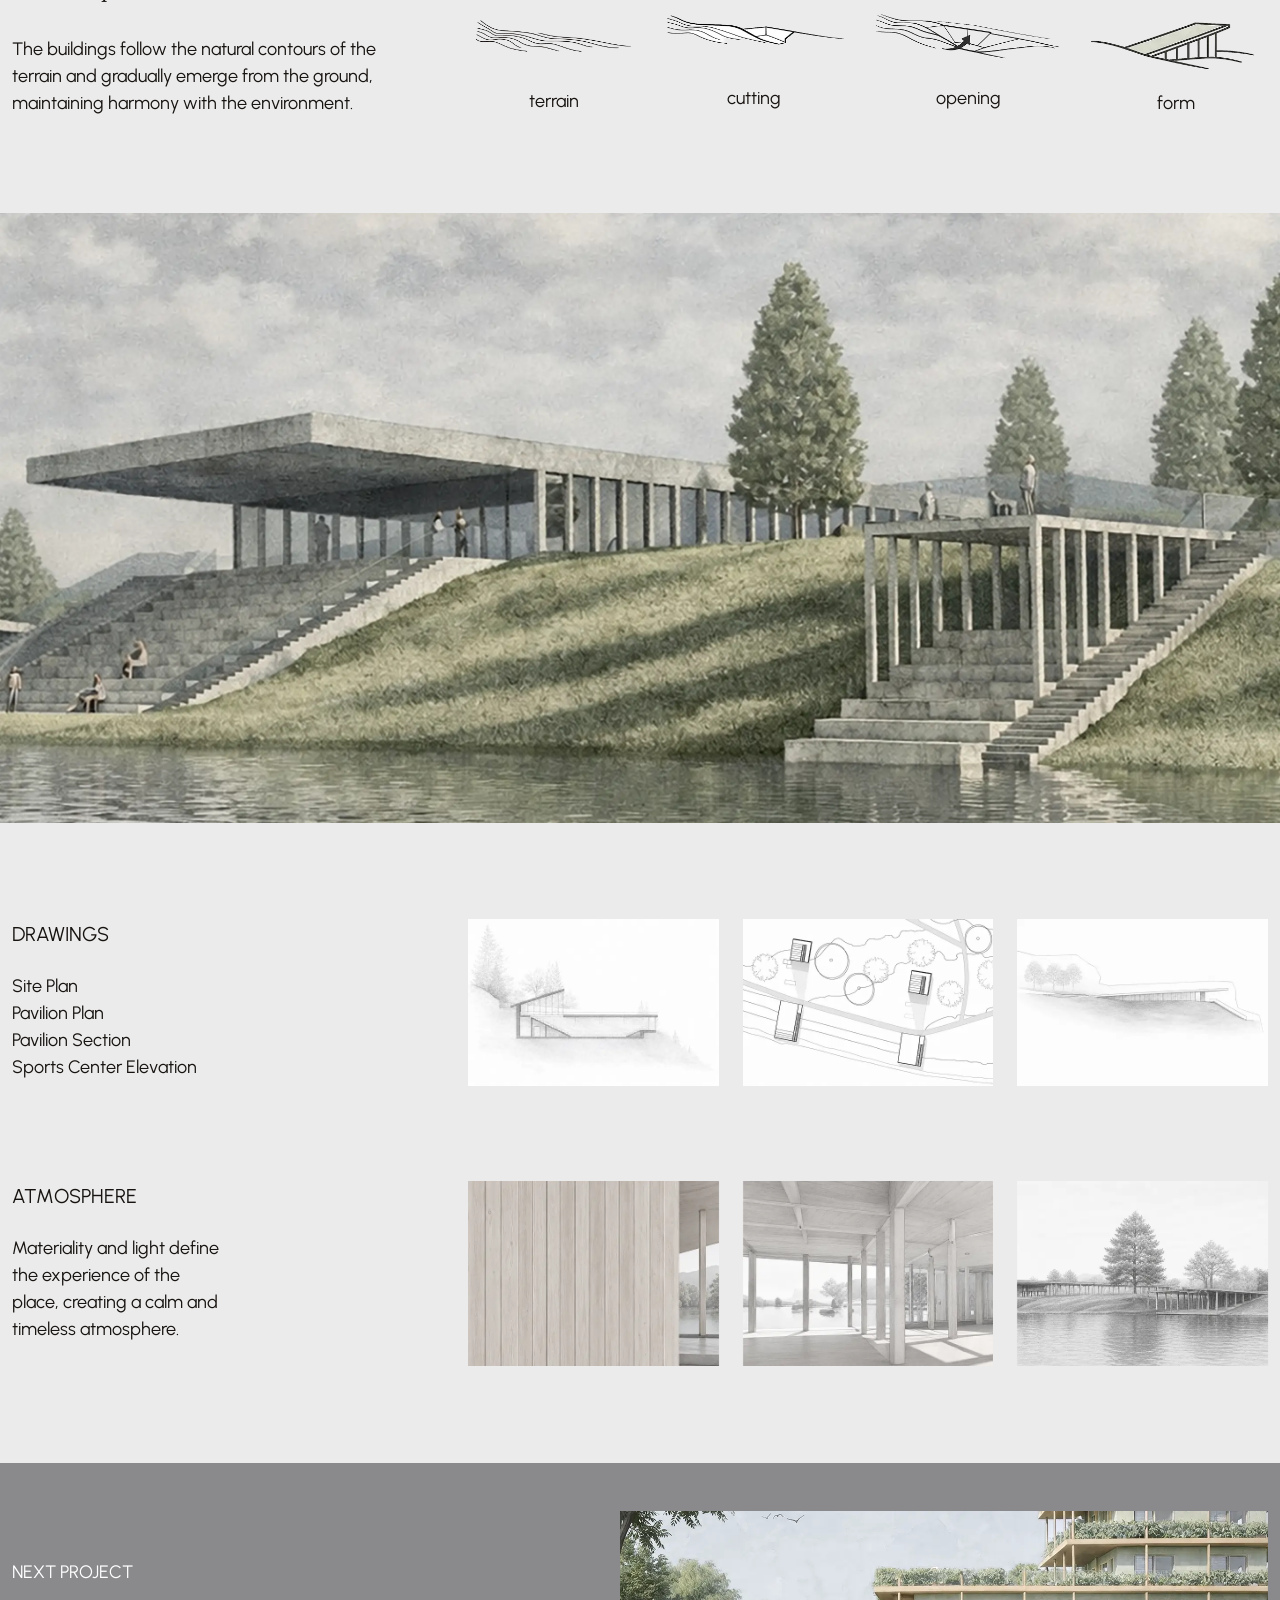
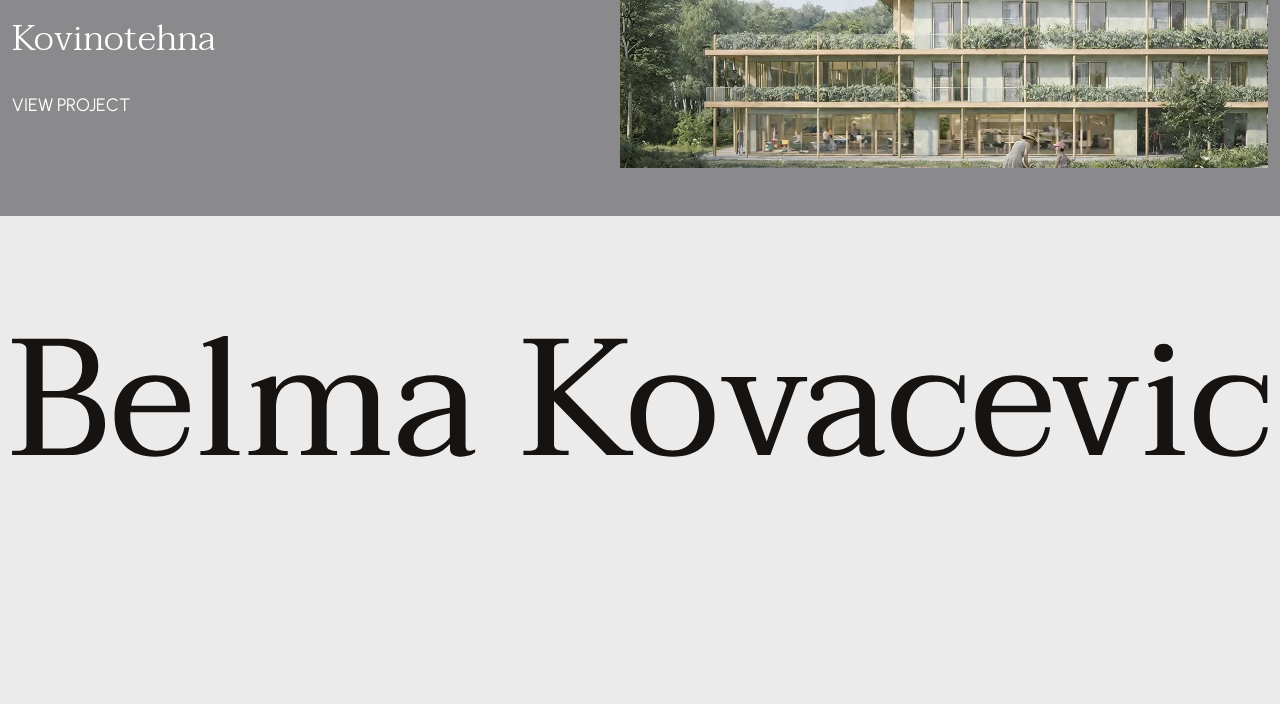
<file: projects/project-two.html>
<!DOCTYPE html>
<html lang="en">
    <head>
        <meta charset="UTF-8">
        <meta name="viewport" content="width=device-width, initial-scale=1.0">

        <title>Bresternica Kayak Center Area | Belma Kovačević</title>
        <meta name="description" content="Architectural revitalization of the Bresternica Kayak Center in Maribor, Slovenia, reconnecting the landscape with the water through minimalist design, public spaces, and a seamless integration with nature.">
        <meta name="theme-color" content="#ECEBEB">

        <link rel="icon" type="image/png" sizes="32x32" href="../assets/favicon/favicon-32x32.png">
        <link rel="apple-touch-icon" sizes="180x180" href="../assets/favicon/apple-touch-icon.png">
        <link rel="icon" type="image/png" sizes="192x192" href="../assets/favicon/android-chrome-192x192.png">
        <!-- Open Graph -->
        <meta property="og:type" content="website">
        <meta property="og:title" content="Bresternica Kayak Center Area | Belma Kovačević">
        <meta property="og:description" content="Architectural revitalization of the Bresternica Kayak Center in Maribor, Slovenia, reconnecting the landscape with the water through minimalist design, public spaces, and a seamless integration with nature.">
        <meta property="og:url" content="https://tvoj-domen.com/">
        <meta property="og:image" content="https://tvoj-domen.com/assets/images/opengraph.jpg">
        <meta property="og:image:width" content="1200">
        <meta property="og:image:height" content="630">
        <meta property="og:site_name" content="Belma Kovacevic">
        <meta property="og:locale" content="en_US">

        <link rel="stylesheet" href="../css/style.css">
        <link rel="stylesheet" href="../css/project.css">

        <script src="../js/menu.js" defer></script>
        <script src="../js/project.js" defer></script>
    </head>

    <body>

        <div id="menu-component" data-menu="../menu.html"></div>

        <section class="project-hero">
            <div class="project-hero-main">
                <div class="project-hero-image">

                    <picture>
                        <source media="(max-width: 767px)" srcset="../assets/images/project-two/pr-two-hero-mobile.webp">
                        <source media="(max-width: 991px)" srcset="../assets/images/project-two/pr-two-hero-tablet.webp">
                        <img class="pr-hero-img" src="../assets/images/project-two/pr-two-hero-desktop.webp" alt="Bresternica Kayak Center Area">
                    </picture>

                    <div class="pr-hero-overlay"></div>

                    <div class="pr-hero-content hero-reveal">
                        <span class="pr-label">02</span>
                        <h1 class="pr-hero-heading two-heading">Revitalization of the Bresternica Kayak Center Area</h1>
                        <span class="pr-location">Maribor, Slovenia / 2024</span>
                    </div>

                </div>
            </div>
        </section>

        <section class="pr-intro-section">
            <div class="container-md">
                <div class="intro-wrapper">

                    <div class="intro-conent reveal">
                        <p class="intro-paragraph">The project reimagines the kayaking center in Bresternica as a place where architecture connects with nature and the community. The design follows the landscape, creating a seamless experience between land and water.</p>
                    </div>

                    <div class="intro-image-wrapper reveal reveal-delay">
                        <img class="intro-img" src="../assets/images/project-two/pr-two-above.webp" alt="Aerial view of the Bresternica Kayak Center">
                    </div>

                </div>
            </div>
        </section>

        <section class="pr-conecpt-section">
            <div class="container-md">
                <div class="concept-main-wrapper pr-concept-main-two">

                    <div class="concept-content-main concept-content-two reveal">
                        <div class="concept-content">

                            <span class="concept-label">CONCEPT</span>
                            <div class="concept-line"></div>

                            <h2 class="concept-heading">Architecture Growing from the Landscape</h2>

                            <p class="concept-paragraph">The buildings follow the natural contours of the terrain and gradually emerge from the ground, maintaining harmony with the environment.</p>

                        </div>
                    </div>

                    <div class="concept-ilustration-wrapper reveal reveal-delay">

                        <div class="ilustration-group">
                            <img class="ilustration" src="../assets/images/project-two/pr-two-terrain.webp" alt="Terrain concept illustration">
                            <span class="ilustration-text">terrain</span>
                        </div>

                        <div class="ilustration-group">
                            <img class="ilustration" src="../assets/images/project-two/pr-two-cutting.webp" alt="Terrain cutting concept illustration">
                            <span class="ilustration-text">cutting</span>
                        </div>

                        <div class="ilustration-group">
                            <img class="ilustration" src="../assets/images/project-two/pr-two-opening.webp" alt="Opening concept illustration">
                            <span class="ilustration-text">opening</span>
                        </div>

                        <div class="ilustration-group">
                            <img class="ilustration" src="../assets/images/project-two/pr-two-form.webp" alt="Final architectural form illustration">
                            <span class="ilustration-text">form</span>
                        </div>

                    </div>

                </div>
            </div>
        </section>

        <section class="cinematic-section">
            <div class="image-cin-wrapper">
                <img class="cinematic-image" src="../assets/images/project-two/pr-two-centar.webp" alt="Bresternica Kayak Center">
            </div>
        </section>

        <section class="drawings-section">
            <div class="container-md drawing-container">

                <div class="drawings-main-wrapper pr-two-main-wrapper">

                    <div class="drawings-content reveal">
                        <span class="drawings-label">DRAWINGS</span>
                        <span class="drawings-text">Site Plan</span>
                        <span class="drawings-text">Pavilion Plan</span>
                        <span class="drawings-text">Pavilion Section</span>
                        <span class="drawings-text">Sports Center Elevation</span>
                    </div>

                    <div class="drawings-images-wrapper drawings-two-wrapper reveal reveal-delay">
                        <img class="drawings-img is-two" src="../assets/images/project-two/pr-two-pavilion-section.webp" alt="Pavilion plan and section">
                        <img class="drawings-img is-two" src="../assets/images/project-two/pr-two-site-plan.webp" alt="Site plan">
                        <img class="drawings-img is-two" src="../assets/images/project-two/pr-two-elevation.webp" alt="Sports center elevation">
                    </div>

                </div>

                <div class="drawings-main-wrapper pr-two-main-wrapper">

                    <div class="drawings-content reveal">
                        <span class="drawings-label">ATMOSPHERE</span>
                        <p class="drawing-paragraph">Materiality and light define the experience of the place, creating a calm and timeless atmosphere.</p>
                    </div>

                    <div class="drawings-images-wrapper drawings-two-wrapper reveal reveal-delay">
                        <img class="drawings-img is-two" src="../assets/images/project-two/pr-two-materiality.webp" alt="Materiality study">
                        <img class="drawings-img is-two" src="../assets/images/project-two/pr-two-atmosphere.webp" alt="Atmosphere study">
                        <img class="drawings-img is-two" src="../assets/images/project-two/pr-two-light.webp" alt="Natural light study">
                    </div>

                </div>

            </div>
        </section>

        <section class="project-navigation">
            <div class="container-md">
                <div class="pr-nav-main">

                    <div class="pr-nav-content reveal">
                        <span class="next-pr-label">NEXT PROJECT</span>
                        <h3 class="next-pr-heading">Kovinotehna</h3>
                        <a href="project-five.html" class="next-pr-link">VIEW PROJECT</a>
                    </div>

                    <div class="pr-nav-image-wrapper reveal reveal-delay">
                        <img class="pr-next-img" src="../assets/images/project-two/pr-five-next-project.webp" alt="Kovinotehna residential project">
                    </div>

                </div>
            </div>
        </section>

        <div id="footer-component" data-footer="../footer.html"></div>

    </body>
</html>
</file>
<file: css/style.css>
*,
*::before,
*::after {
    margin: 0;
    padding: 0;
    box-sizing: border-box;
}

@font-face {
    font-family: "Taviraj";
    src: url("../assets/fonts/Taviraj-Bold.ttf") format("truetype");
    font-weight: 700;
    font-style: normal;
}

@font-face {
    font-family: "Taviraj";
    src: url("../assets/fonts/Taviraj-ExtraBold.ttf") format("truetype");
    font-weight: 800;
    font-style: normal;
}

@font-face {
    font-family: "Taviraj";
    src: url("../assets/fonts/Taviraj-Medium.ttf") format("truetype");
    font-weight: 500;
    font-style: normal;
}

@font-face {
    font-family: "Taviraj";
    src: url("../assets/fonts/Taviraj-Regular.ttf") format("truetype");
    font-weight: 400;
    font-style: normal;
}

@font-face {
    font-family: "Taviraj";
    src: url("../assets/fonts/Taviraj-Light.ttf") format("truetype");
    font-weight: 300;
    font-style: normal;
}

@font-face {
    font-family: "Urbanist";
    src: url("../assets/fonts/Urbanist-VariableFont_wght.ttf") format("truetype");
    font-weight: 100 900;
    font-style: normal;
}




:root {
    --clr-grey: #ECEBEB;
    --clr-black: #161310;
    --clr-dark-grey: #8A8A8D;

    --ff-heading: "Taviraj", serif;
    --ff-body: "Urbanist", sans-serif;
}

html {
    scroll-behavior: smooth;
}

body {
    background: var(--clr-grey);
    color: var(--clr-black);

    font-family: var(--ff-body);
    font-size: 18px;

    line-height: 1.5;


    overflow-x: clip;
}

img {
    display: block;
    max-width: 100%;
}

a {
    color: inherit;
    text-decoration: none;
}

ul {
    list-style: none;
}

button {
    border: none;
    background: none;

    cursor: pointer;

    font: inherit;
}

input,
textarea,
select {
    font: inherit;
}

h1,
h2,
h3,
h4,
h5,
h6 {
    font-family: var(--ff-heading);
}

.container-lg {
    max-width: 1800px;
    padding-inline: 0.75rem;
    margin-inline: auto;
}

.container-md {
    max-width: 1440px;
    padding-inline: 0.75rem;
    margin-inline: auto;
}

.container-sl {
    max-width: 1280px;
    padding-inline: 0.75rem;
    margin-inline: auto;
}

/* =========================
   MENU
========================= */
.header {
    position: relative;
    z-index: 9999;
}

.navbar {
    position: absolute;
    right: 20px;
    z-index: 1000;
}

.navbar-container {
    display: flex;
    justify-content: flex-end;
    padding-top: 32px;
    padding-bottom: 24px;
}

.menu-btn {
    width: 120px;
    height: 40px;
    background-color: var(--clr-dark-grey);
    color: var(--clr-grey);
    border-radius: 50px;
}


/* =========================
   NAV MENU
========================= */

.nav-menu {
    position: fixed;
    inset: 0;
    z-index: 1000;

    width: 100%;
    height: 100vh;
    height: 100dvh;

    visibility: hidden;
    pointer-events: none;

    transition: visibility 0s linear 0.45s;
}

.nav-menu.is-open {
    visibility: visible;
    pointer-events: auto;

    transition-delay: 0s;
}

/* Zaključava skrol stranice iza otvorenog menija */

body.menu-open {
    overflow: hidden;
}


/* =========================
   MENU OVERLAY
========================= */

.menu-overlay {
    position: absolute;
    inset: 0;
    z-index: 999;

    width: 100%;
    height: 100%;

    background-color: #16131033;

    opacity: 0;
    transition: opacity 0.35s ease;
}

.nav-menu.is-open .menu-overlay {
    opacity: 1;
}

@media (max-width: 992px) {
    .menu-overlay {
        display: none;
    }
}


/* =========================
   MENU WRAPPER
========================= */

.menu-wrapper {
    position: absolute;
    top: 0;
    right: 0;
    z-index: 1000;

    width: 834px;
    height: 100vh;
    height: 100dvh;

    padding-inline: 32px;
    padding-top: 40px;
    padding-bottom: 40px;

    display: flex;
    flex-direction: column;
    justify-content: space-between;

    background-color: var(--clr-grey);

    overflow-y: auto;
    overscroll-behavior: contain;

    transform: translateX(100%);
    transition: transform 0.45s cubic-bezier(0.22, 1, 0.36, 1);
}

.nav-menu.is-open .menu-wrapper {
    transform: translateX(0);
}

@media (max-width: 992px) {
    .menu-wrapper {
        position: static;
        width: 100%;
    }
}


/* =========================
   MENU TOP
========================= */

.menu-top {
    display: flex;
    justify-content: space-between;
}

.menu-logo {
    font-family: var(--ff-heading);
    font-weight: 800;
    font-size: 18px;
}

.close-btn {
    font-weight: 300;
    font-size: 18px;
}


/* =========================
   MENU LINKS
========================= */

.menu-links-wrapper {
    display: flex;
    flex-direction: column;
    gap: 24px;
    padding-top: 72px;
    padding-bottom: 72px;
}



.nav-links-group {
    display: flex;
    justify-content: flex-start;
    align-items: center;
    gap: 16px;
}

.label-group {
    display: flex;
    flex-direction: column;
    align-items: flex-start;
}

.nav-label {
    font-family: var(--ff-heading);
    font-size: 18px;
}

.nav-line {
    width: 50px;
    height: 1px;
    background-color: var(--clr-black);
}

.nav-link {
    font-family: var(--ff-heading);
    font-size: 84px;
    line-height: 84px;
    color: var(--clr-black);
    font-weight: 200;
}

@media (max-width: 767px) {
    .nav-link {
        font-size: 48px;
        line-height: 48px;
    }
}

@media (max-width: 479px) {
    .nav-link {
        font-size: 40px;
        line-height: 40px;
    }
}


/* =========================
   MENU BOTTOM
========================= */

.menu-bottom {
    display: flex;
    flex-direction: column;
    gap: 12px;
}

.menu-info-group {
    display: flex;
    flex-direction: column;
}

.info-label {
    color: #1613104D;
    font-weight: 800;
    font-size: 20px;
}

.info-text {
    font-weight: 800;
    font-size: 20px;
}

@media (max-width: 767px) {
    .info-label,
    .info-text {
        font-size: 16px;
    }
}


.footer {
    padding-top: 120px;
    padding-bottom: 48px;
}

@media (max-width: 767px) {
    .footer {
        padding-top: 60px;
        padding-bottom: 24px;
    }
}

.footer-link-main-wrapper {
    display: flex;
    justify-content: space-between;
    margin-top: 140px;
}

@media (max-width: 767px) {
    .footer-link-main-wrapper {
        flex-direction: column;
        align-items: flex-start;
        margin-top: 60px;
        gap: 12px;
    }
}

.footer-group {
    display: flex;
    flex-direction: column;
}

.footer-label {
    color: #1613104D;
    font-weight: 800;
    font-size: 20px;
}

.links {
    font-weight: 800;
    font-size: 20px;
}

@media (max-width: 992px) {
    .footer-label,
    .links {
        font-size: 18px;
    }
}

/* =========================
   FOOTER REVEAL
========================= */

.footer-heading-reveal {
    overflow: hidden;
    clip-path: inset(0 0 100% 0);

    opacity: 0;
    transform: translateY(40px);

    transition:
        clip-path 1000ms cubic-bezier(0.22, 1, 0.36, 1),
        opacity 800ms cubic-bezier(0.22, 1, 0.36, 1),
        transform 1000ms cubic-bezier(0.22, 1, 0.36, 1);

    will-change: clip-path, opacity, transform;
}

.footer-heading-reveal.is-visible {
    clip-path: inset(0 0 0 0);

    opacity: 1;
    transform: translateY(0);
}

.footer-info-reveal {
    opacity: 0;
    transform: translateY(24px);

    transition:
        opacity 800ms cubic-bezier(0.22, 1, 0.36, 1),
        transform 800ms cubic-bezier(0.22, 1, 0.36, 1);

    will-change: opacity, transform;
}

.footer-info-reveal.is-visible {
    opacity: 1;
    transform: translateY(0);
}

@media (prefers-reduced-motion: reduce) {
    .footer-heading-reveal,
    .footer-info-reveal,
    .footer-heading-reveal.is-visible,
    .footer-info-reveal.is-visible {
        clip-path: none;
        opacity: 1;
        transform: none;
        transition: none;
    }
}
</file>
<file: css/home.css>
/* =========================
   HERO
========================= */

.section-hero {
    width: 100%;
    padding-top: 140px;
    overflow: hidden;
}


/* =========================
   HERO CONTENT
========================= */

.hero-content-wrapper {
    display: flex;
    justify-content: space-between;
    align-items: flex-end;
}

.hero-heading-mask,
.hero-text-mask {
    overflow: hidden;
}

.hero-heading {
    max-width: 740px;

    font-size: 143px;
    line-height: 143px;
    font-weight: 200;

    opacity: 0;
    transform: translateY(110%);
    will-change: transform, opacity;
}


/* =========================
   HERO RIGHT CONTENT
========================= */

.hero-right-wrapper {
    display: flex;
    gap: 32px;
}

.hero-line {
    width: 1px;
    height: 56px;

    background-color: var(--clr-black);

    transform: scaleY(0);
    transform-origin: bottom;
    will-change: transform;
}

.hero-text-wrapper {
    display: flex;
    flex-direction: column;
    gap: 6px;
}

.hero-text {
    display: block;

    font-size: 18px;
    font-weight: 500;

    opacity: 0;
    transform: translateY(100%);
    will-change: transform, opacity;
}

.hero-tablet-line {
    display: none;
}


/* =========================
   HERO IMAGE
========================= */

.hero-image-reveal {
    margin-top: 32px;

    overflow: hidden;
    clip-path: inset(100% 0 0 0);

    will-change: clip-path;
}

.hero-image-wrapper {
    width: 100%;
    margin-top: 0;
    overflow: hidden;
}

.hero-image {
    width: 100%;
    height: 500px;
    object-fit: cover;

    transform: scale(1.08);
    will-change: transform;
}


/* =========================
   HERO ACTIVE ANIMATION
========================= */

body.is-loaded .hero-heading {
    animation: hero-heading-reveal 1.1s cubic-bezier(0.22, 1, 0.36, 1)
        0.2s forwards;
}

body.is-loaded .hero-line {
    animation: hero-line-reveal 0.9s cubic-bezier(0.22, 1, 0.36, 1)
        0.3s forwards;
}

body.is-loaded .hero-text-mask:nth-child(1) .hero-text {
    animation: hero-text-reveal 0.8s cubic-bezier(0.22, 1, 0.36, 1)
        0.4s forwards;
}

body.is-loaded .hero-text-mask:nth-child(2) .hero-text {
    animation: hero-text-reveal 0.8s cubic-bezier(0.22, 1, 0.36, 1)
        0.5s forwards;
}

body.is-loaded .hero-image-reveal {
    animation: hero-image-reveal 1.25s cubic-bezier(0.76, 0, 0.24, 1)
        0.55s forwards;
}

body.is-loaded .hero-image {
    animation: hero-image-scale 1.6s cubic-bezier(0.22, 1, 0.36, 1)
        0.55s forwards;
}


/* =========================
   HERO KEYFRAMES
========================= */

@keyframes hero-heading-reveal {
    from {
        opacity: 0;
        transform: translateY(110%);
    }

    to {
        opacity: 1;
        transform: translateY(0);
    }
}

@keyframes hero-text-reveal {
    from {
        opacity: 0;
        transform: translateY(100%);
    }

    to {
        opacity: 1;
        transform: translateY(0);
    }
}

@keyframes hero-line-reveal {
    from {
        transform: scaleY(0);
    }

    to {
        transform: scaleY(1);
    }
}

@keyframes hero-image-reveal {
    from {
        clip-path: inset(100% 0 0 0);
    }

    to {
        clip-path: inset(0 0 0 0);
    }
}

@keyframes hero-image-scale {
    from {
        transform: scale(1.08);
    }

    to {
        transform: scale(1);
    }
}


/* =========================
   HERO RESPONSIVE
========================= */

@media (max-width: 1280px) {
    .hero-heading {
        font-size: 108px;
        line-height: 108px;
    }
}

@media (max-width: 992px) {
    .section-hero {
        padding-top: 120px;
    }

    .hero-content-wrapper {
        flex-direction: column;
        align-items: flex-start;
    }

    .hero-heading-mask {
        order: 2;
    }

    .hero-heading {
        max-width: 450px;

        font-size: 96px;
        line-height: 96px;
    }

    .hero-right-wrapper {
        order: 1;
    }

    .hero-line {
        display: none;
    }

    .hero-tablet-line {
        display: block;

        width: 100%;
        height: 1px;

        margin-top: 24px;
        margin-bottom: 24px;

        background-color: var(--clr-black);

        transform: scaleX(0);
        transform-origin: left;
        will-change: transform;
    }

    body.is-loaded .hero-tablet-line {
        animation: hero-tablet-line-reveal 0.9s
            cubic-bezier(0.22, 1, 0.36, 1) 0.55s forwards;
    }

    .hero-image {
        height: auto;
    }
}

@media (max-width: 767px) {
    .section-hero {
        padding-top: 112px;
    }

    .hero-heading {
        max-width: 350px;

        font-size: 60px;
        line-height: 60px;
    }

    .hero-text {
        font-size: 16px;
    }

    .hero-image-reveal {
        margin-top: 24px;
    }
}

@keyframes hero-tablet-line-reveal {
    from {
        transform: scaleX(0);
    }

    to {
        transform: scaleX(1);
    }
}


/* =========================
   REDUCED MOTION
========================= */

@media (prefers-reduced-motion: reduce) {
    .hero-heading,
    .hero-text,
    .hero-line,
    .hero-tablet-line,
    .hero-image-reveal,
    .hero-image {
        animation: none !important;
        transition: none !important;
    }

    .hero-heading,
    .hero-text {
        opacity: 1;
        transform: none;
    }

    .hero-line,
    .hero-tablet-line {
        transform: none;
    }

    .hero-image-reveal {
        clip-path: none;
    }

    .hero-image {
        transform: none;
    }
}

.hero-image-wrapper {
    width: 100%;
    margin-top: 32px;
}

.hero-image {
    width: 1920px;
    height: 500px;
}






.section-work {
    padding-top: 96px;
}

@media (max-width: 992px) {
    .section-work {
        padding-top: 72px;
    }
}

@media (max-width: 767px) {
    .section-work {
        padding-top: 48px;
    }
}

@media (max-width: 479px) {
    .section-work {
        padding-top: 32px;
    }
}

.work-heading {
    margin-bottom: 96px;
    font-size: 48px;
    font-weight: 500;
}

@media (max-width: 992px) {
    .work-heading {
        margin-bottom: 72px;
        font-size: 36px;
    }
}

@media (max-width: 767px) {
    .work-heading {
        margin-bottom: 48px;
    }
}

@media (max-width: 479px) {
    .work-heading {
        margin-bottom: 32px;
        font-size: 30px;
    }
}

.project-main-wrapper {
    width: 100%;
}

.project-card {
    position: relative;
    display: block;
    width: 100%;
    overflow: hidden;
    color: inherit;
    text-decoration: none;
    cursor: pointer;
}

.project-card picture {
    display: block;
    width: 100%;
    overflow: hidden;
}

.work-img {
    display: block;
    width: 100%;
    height: auto;
    transform: scale(1.01);
    transition: transform 900ms cubic-bezier(0.22, 1, 0.36, 1);
    will-change: transform;
}

.work-img-overlay {
    position: absolute;
    inset: 0;
    z-index: 10;
    width: 100%;
    height: 100%;
    background: linear-gradient(
        100deg,
        rgba(0, 0, 0, 1) 0%,
        rgba(102, 102, 102, 0) 100%
    );
    transition: opacity 600ms ease;
}

.work-container {
    position: absolute;
    top: 40%;
    left: 24px;
    z-index: 20;
}

@media (max-width: 479px) {
    .work-container {
        top: 30%;
    }
}

.label {
    font-family: var(--ff-heading);
    font-size: 24px;
    color: var(--clr-grey);
}

@media (max-width: 992px) {
    .label {
        font-size: 18px;
    }
}

@media (max-width: 767px) {
    .label {
        font-size: 16px;
    }
}

.work-small-heading {
    max-width: 380px;
    margin-top: 32px;
    margin-bottom: 32px;
    font-size: 60px;
    line-height: 60px;
    font-weight: 200;
    color: var(--clr-grey);
}

@media (max-width: 1280px) {
    .work-small-heading {
        font-size: 48px;
        line-height: 48px;
    }
}

@media (max-width: 992px) {
    .work-small-heading {
        max-width: 280px;
        font-size: 36px;
        line-height: 36px;
    }

    .tablet-heading {
        max-width: 320px;
    }
}

@media (max-width: 767px) {
    .work-small-heading {
        max-width: 180px;
        margin-top: 16px;
        margin-bottom: 16px;
        font-size: 24px;
        line-height: 24px;
    }

    .tablet-heading {
        max-width: 220px;
    }
}

@media (max-width: 479px) {
    .work-small-heading {
        margin-top: 12px;
        margin-bottom: 12px;
    }
}

.work-link {
    position: relative;
    display: inline-block;
    padding-bottom: 4px;
    font-family: var(--ff-heading);
    font-size: 24px;
    color: var(--clr-grey);
}

.work-link::after {
    content: "";
    position: absolute;
    left: 0;
    bottom: 0;
    width: 100%;
    height: 1px;
    background-color: currentColor;
    transform: scaleX(1);
    transform-origin: left;
    transition: transform 450ms cubic-bezier(0.22, 1, 0.36, 1);
}

@media (max-width: 992px) {
    .work-link {
        font-size: 18px;
    }
}

@media (max-width: 767px) {
    .work-link {
        font-size: 16px;
    }
}

.project-card:hover .work-img {
    transform: scale(1.055);
}

.project-card:hover .work-img-overlay {
    opacity: 0.86;
}

.project-card:hover .work-link::after {
    transform: scaleX(0);
    transform-origin: right;
}

.project-card:focus-visible {
    outline: 2px solid currentColor;
    outline-offset: -4px;
}

/* SCROLL REVEAL */

.reveal-up {
    opacity: 0;
    transform: translateY(40px);
    transition:
        opacity 800ms cubic-bezier(0.22, 1, 0.36, 1),
        transform 800ms cubic-bezier(0.22, 1, 0.36, 1);
    will-change: opacity, transform;
}

.reveal-up.is-visible {
    opacity: 1;
    transform: translateY(0);
}

.reveal-project {
    position: relative;
}

.project-reveal-inner {
    position: relative;
    width: 100%;
    overflow: hidden;
    clip-path: inset(100% 0 0 0);
    transition: clip-path 1100ms cubic-bezier(0.76, 0, 0.24, 1);
    will-change: clip-path;
}

.reveal-project .work-img {
    transform: scale(1.08);
    transition: transform 1400ms cubic-bezier(0.22, 1, 0.36, 1);
}

.reveal-project .project-card-content {
    opacity: 0;
    transform: translateY(32px);
    transition:
        opacity 700ms cubic-bezier(0.22, 1, 0.36, 1) 250ms,
        transform 700ms cubic-bezier(0.22, 1, 0.36, 1) 250ms;
    will-change: opacity, transform;
}

.reveal-project.is-visible .project-reveal-inner {
    clip-path: inset(0 0 0 0);
}

.reveal-project.is-visible .work-img {
    transform: scale(1.01);
}

.reveal-project.is-visible .project-card-content {
    opacity: 1;
    transform: translateY(0);
}

.reveal-project.is-visible:hover .work-img {
    transform: scale(1.055);
}

@media (hover: none) {
    .reveal-project.is-visible:hover .work-img {
        transform: scale(1.01);
    }

    .project-card:hover .work-img-overlay {
        opacity: 1;
    }

    .project-card:hover .work-link::after {
        transform: scaleX(1);
    }
}

@media (prefers-reduced-motion: reduce) {
    .reveal-up,
    .project-reveal-inner,
    .reveal-project .work-img,
    .reveal-project .project-card-content {
        opacity: 1;
        clip-path: none;
        transform: none;
        transition: none;
    }
}

/* =========================
   ABOUT SECTION
========================= */

.section-about {
    position: relative;
    height: 200vh;
}

.about-sticky {
    position: sticky;
    top: 0;
    display: flex;
    align-items: center;
    justify-content: center;
    width: 100%;
    min-height: 100vh;
    min-height: 100svh;
    overflow: hidden;
}

.about-wrapper {
    display: flex;
    flex-direction: column;
    align-items: center;
    width: 100%;
    padding-inline: 24px;
}

.about-label {
    font-family: var(--ff-heading);
    font-size: 20px;
    line-height: 20px;
    text-align: center;
    color: #161310B3;
}

.about-line {
    width: 64px;
    height: 1px;
    margin-top: 16px;
    background-color: #161310B3;
}

.about-content {
    position: relative;
    width: 100%;
    max-width: 680px;
    margin-top: 32px;
}

.about-text {
    display: flex;
    flex-direction: column;
    gap: 32px;
    width: 100%;
    transition:
        opacity 800ms cubic-bezier(0.22, 1, 0.36, 1),
        transform 800ms cubic-bezier(0.22, 1, 0.36, 1),
        filter 800ms cubic-bezier(0.22, 1, 0.36, 1);
    will-change: opacity, transform, filter;
}

.about-text-first {
    position: relative;
    opacity: 1;
    transform: translateY(0);
    filter: blur(0);
}

.about-text-second {
    position: absolute;
    top: 0;
    left: 0;
    opacity: 0;
    transform: translateY(40px);
    filter: blur(8px);
    pointer-events: none;
}

.about-paragraph {
    margin: 0;
    font-family: var(--ff-heading);
    font-size: 32px;
    line-height: 40px;
    text-align: center;
}

/* SECOND TEXT ACTIVE */

.section-about.is-second-text .about-text-first {
    opacity: 0;
    transform: translateY(-40px);
    filter: blur(8px);
    pointer-events: none;
}

.section-about.is-second-text .about-text-second {
    opacity: 1;
    transform: translateY(0);
    filter: blur(0);
    pointer-events: auto;
}


/* =========================
   TABLET
========================= */

@media (max-width: 992px) {
    .about-content {
        max-width: 550px;
    }

    .about-paragraph {
        font-size: 24px;
        line-height: 30px;
    }
}


/* =========================
   MOBILE
========================= */

@media (max-width: 767px) {
    .section-about {
        height: auto;
    }

    .about-sticky {
        position: sticky;
        top: 0;
        display: flex;
        align-items: flex-start;
        justify-content: center;
        min-height: auto;
        padding-top: 96px;
        padding-bottom: 96px;
        overflow: hidden;
    }

    .about-wrapper {
        padding-inline: 16px;
    }

    .about-content {
        max-width: 440px;
        margin-top: 32px;
    }

    .about-text {
        gap: 24px;
    }

    .about-text-second {
        transform: translateY(32px);
    }

    .about-paragraph {
        font-size: 20px;
        line-height: 24px;
    }

    .section-about.is-second-text .about-text-first {
        transform: translateY(-32px);
    }
}


/* =========================
   MOBILE LANDSCAPE
========================= */

@media (max-width: 767px) and (orientation: landscape) {
    .about-sticky {
        padding-top: 56px;
        padding-bottom: 64px;
    }

    .about-content {
        max-width: 900px;
        margin-top: 24px;
    }

    .about-text {
        gap: 20px;
    }

    .about-paragraph {
        font-size: 18px;
        line-height: 22px;
    }
}


/* =========================
   REDUCED MOTION
========================= */

@media (prefers-reduced-motion: reduce) {
    .about-text {
        transition: none;
    }

    .about-text-first,
    .about-text-second,
    .section-about.is-second-text .about-text-first,
    .section-about.is-second-text .about-text-second {
        filter: none;
    }
}


/* =========================
   CTA SECTION
========================= */

.cta-main-wrapper {
    position: relative;
}

.cta-bg-wrapper {
    position: relative;
    width: 100%;
}

.cta-bg-wrapper picture {
    display: block;
    width: 100%;
}

.cta-bg-img {
    display: block;
    width: 100%;
    height: auto;
}

.cta-overlay {
    position: absolute;
    inset: 0;
    z-index: 400;
    background-color: #16131080;
}

.cta-content-wrapper {
    position: absolute;
    top: 50%;
    left: 50%;
    z-index: 500;

    display: flex;
    flex-direction: column;
    align-items: center;
    justify-content: space-between;

    width: 100%;
    max-width: 518px;
    height: 518px;
    padding: 32px;

    background-color: var(--clr-grey);

    transform: translate(-50%, -50%);
}

.cta-paragraph {
    max-width: 340px;
    text-align: center;
}

.cta-icon {
    width: 100%;
    max-width: 96px;
}

.cta-info-wrapper {
    display: flex;
    flex-direction: column;
}

.cta-info {
    font-weight: 400;
    text-align: center;
}


/* =========================
   CTA REVEAL
========================= */

.reveal-cta {
    opacity: 0;
    transform: translate(-50%, calc(-50% + 48px));
    transition:
        opacity 900ms cubic-bezier(0.22, 1, 0.36, 1),
        transform 900ms cubic-bezier(0.22, 1, 0.36, 1);
    will-change: opacity, transform;
}

.reveal-cta.is-visible {
    opacity: 1;
    transform: translate(-50%, -50%);
}


/* =========================
   TABLET
========================= */

@media (max-width: 992px) {
    .cta-content-wrapper {
        max-width: 450px;
    }
}


/* =========================
   MOBILE
========================= */

@media (max-width: 767px) {
    .cta-content-wrapper {
        max-width: 380px;
        height: 450px;
    }

    .cta-icon {
        max-width: 72px;
    }

    .reveal-cta {
        transform: translate(-50%, calc(-50% + 32px));
    }

    .reveal-cta.is-visible {
        transform: translate(-50%, -50%);
    }
}


/* =========================
   SMALL MOBILE
========================= */

@media (max-width: 479px) {
    .cta-content-wrapper {
        max-width: 310px;
    }
}


/* =========================
   REDUCED MOTION
========================= */

@media (prefers-reduced-motion: reduce) {
    .reveal-cta,
    .reveal-cta.is-visible {
        opacity: 1;
        transform: translate(-50%, -50%);
        transition: none;
    }
}
</file>
<file: css/project.css>
.project-hero-main {
    position: relative;
}

.pr-hero-img {
    width: 100%;
    height: auto;
    object-fit: cover;
    min-height: 900px;
}

@media (max-width: 992px) {
    .pr-hero-img {
        max-height: 1194px;
        object-fit: cover;
    }
}

@media (max-width: 767px) {
    .pr-hero-img {
        max-height: 900px;
        object-fit: cover;
    }
}



.pr-hero-overlay {
    background: linear-gradient(
        100deg,
        rgba(0, 0, 0, 1) 0%,
        rgba(102, 102, 102, 0) 100%
    );
    width: 100%;
    height: 100%;
    position: absolute;
    inset: 0;
    z-index: 10;
}

@media (max-width: 992px) {
    .pr-hero-overlay {
        background: linear-gradient(
            10deg,
            rgba(0, 0, 0, 1) 0%,
            rgba(102, 102, 102, 0) 100%
        );
    }
}



.pr-hero-content {
    position: absolute;
    top: 40%;
    left: 24px;
    z-index: 1000;
}

@media (max-width: 992px) {
    .pr-hero-content {
        top: auto;
        bottom: 5%;
        left: 24px;
    }
}

@media (max-width: 767px) {
    .pr-hero-content {
        top: auto;
        bottom: 5%;
        left: 16px;
    }
}



.pr-label {
    font-size: 24px;
    font-family: var(--ff-heading);
    color: var(--clr-grey);
}

@media (max-width: 992px) {
    .pr-label {
        font-size: 18px;
    }
}

@media (max-width: 767px) {
    .pr-label {
        font-size: 16px;
    }
}



.pr-hero-heading {
    font-size: 60px;
    line-height: 60px;
    font-weight: 200;
    max-width: 380px;
    margin-top: 32px;
    margin-bottom: 32px;
    color: var(--clr-grey);
}

@media (max-width: 1280px) {
    .pr-hero-heading {
        font-size: 48px;
        line-height: 48px;
    }
}

@media (max-width: 992px) {
    .pr-hero-heading {
        font-size: 36px;
        line-height: 36px;
        max-width: 280px;
    }
}

@media (max-width: 767px) {
    .pr-hero-heading {
        margin-top: 24px;
        margin-bottom: 24px;
    }
}



.two-heading {
    max-width: 550px;
}

@media (max-width: 1280px) {
    .two-heading {
        max-width: 500px;
    }
}



.three-heading {
    max-width: 450px;
}



.five-heading {
    max-width: 650px;
}

@media (max-width: 992px) {
    .five-heading {
        max-width: 450px;
    }
}



.pr-location {
    font-size: 24px;
    font-family: var(--ff-heading);
    color: var(--clr-grey);
}

@media (max-width: 992px) {
    .pr-location {
        font-size: 18px;
    }
}

@media (max-width: 767px) {
    .pr-location {
        font-size: 16px;
    }
}



/* INTRO */

.pr-intro-section {
    padding-top: 96px;
    padding-bottom: 96px;
}

@media (max-width: 992px) {
    .pr-intro-section {
        padding-top: 72px;
        padding-bottom: 72px;
    }
}

@media (max-width: 767px) {
    .pr-intro-section {
        padding-top: 48px;
        padding-bottom: 48px;
    }
}

@media (max-width: 479px) {
    .pr-intro-section {
        padding-top: 32px;
        padding-bottom: 32px;
    }
}



.intro-wrapper {
    display: flex;
    justify-content: space-between;
    align-items: flex-start;
    gap: 48px;
}

@media (max-width: 992px) {
    .intro-wrapper {
        flex-direction: column;
        gap: 24px;
    }
}

@media (max-width: 767px) {
    .intro-wrapper {
        gap: 8px;
    }
}



.intro-paragraph {
    max-width: 413px;
    margin-bottom: 24px;
}



.intro-image-wrapper {
    max-width: 800px;
    width: 100%;
    height: auto;
    flex-shrink: 1;
}

@media (max-width: 992px) {
    .intro-image-wrapper {
        max-width: 992px;
    }
}



/* CONCEPT */

.pr-conecpt-section {
    padding-top: 96px;
    padding-bottom: 96px;
}

@media (max-width: 992px) {
    .pr-conecpt-section {
        padding-top: 72px;
        padding-bottom: 72px;
    }
}

@media (max-width: 767px) {
    .pr-conecpt-section {
        padding-top: 48px;
        padding-bottom: 48px;
    }
}

@media (max-width: 479px) {
    .pr-conecpt-section {
        padding-top: 32px;
        padding-bottom: 32px;
    }
}



.concept-main-wrapper {
    display: flex;
    justify-content: space-between;
    align-items: flex-start;
    gap: 48px;
}

@media (max-width: 992px) {
    .concept-main-wrapper {
        flex-direction: column;
    }
}

@media (max-width: 767px) {
    .concept-main-wrapper {
        gap: 32px;
    }
}



.concept-content-main {
    display: flex;
    flex-direction: column;
    justify-content: space-between;
    min-height: 800px;
}

@media (max-width: 992px) {
    .concept-content-main {
        flex-direction: row;
        min-height: auto;
        justify-content: space-between;
        width: 100%;
        height: 100%;
        align-items: flex-end;
        gap: 24px;
    }
}

@media (max-width: 992px) {
    .concept-content-main {
        flex-direction: column;
        align-items: flex-start;
    }
}



.concept-content {
    display: flex;
    flex-direction: column;
}



.concept-label {
    font-weight: 200;
    margin-bottom: 8px;
}



.concept-line {
    width: 70px;
    height: 1px;
    background-color: #161310B3;
}



.concept-heading {
    font-size: 36px;
    line-height: 42px;
    font-weight: 300;
    max-width: 400px;
    margin-bottom: 8px;
    margin-top: 24px;
    min-width: 230px;
}

@media (max-width: 1280px) {
    .concept-heading {
        font-size: 24px;
        line-height: 30px;
        max-width: 350px;
    }
}

@media (max-width: 992px) {
    .concept-heading {
        font-size: 30px;
        line-height: 36px;
        max-width: 400px;
    }
}

@media (max-width: 767px) {
    .concept-heading {
        font-size: 24px;
        line-height: 30px;
        margin-bottom: 0;
    }
}



.concept-ilustration-wrapper {
    display: flex;
    max-width: 800px;
    gap: 16px;
    justify-content: center;
    align-items: center;
    flex-shrink: 1;
}

@media (max-width: 992px) {
    .concept-ilustration-wrapper {
        max-width: 992px;
    }
}

@media (max-width: 767px) {
    .concept-ilustration-wrapper {
        flex-wrap: wrap;
    }
}



.ilustration-group {
    display: flex;
    flex-direction: column;
    align-items: center;
    gap: 12px;
}

@media (max-width: 767px) {
    .ilustration-group {
        width: 45%;
    }
}

@media (max-width: 767px) {
    .ilustration-text {
        font-size: 16px;
    }
}



.pr-concept-main-two {
    align-items: flex-end;
}



.concept-content-two {
    min-height: auto;
    gap: 48px;
}



.concept-paragraph {
    max-width: 400px;
    padding-top: 24px;
}



.concept-content-img {
    max-width: 400px;
    width: 100%;
}



.concept-image-wrapper {
    max-width: 800px;
    width: 100%;
    flex-shrink: 1;
}

@media (max-width: 992px) {
    .concept-image-wrapper {
        max-width: 992px;
    }
}



.pr-concept-main-three {
    flex-direction: column;
}



.three-img {
    max-width: none;
    width: 100%;
}



/* DRAWINGS */

.drawings-section {
    padding-top: 96px;
    padding-bottom: 96px;
}

@media (max-width: 992px) {
    .drawings-section {
        padding-top: 72px;
        padding-bottom: 72px;
    }
}

@media (max-width: 767px) {
    .drawings-section {
        padding-top: 48px;
        padding-bottom: 48px;
    }
}

@media (max-width: 479px) {
    .drawings-section {
        padding-top: 32px;
        padding-bottom: 32px;
    }
}



.drawings-main-wrapper {
    display: flex;
    justify-content: space-between;
    gap: 48px;
}

@media (max-width: 767px) {
    .drawings-main-wrapper {
        flex-direction: column;
        gap: 32px;
    }
}



.drawings-content {
    display: flex;
    flex-direction: column;
    max-width: 400px;
}



.drawings-label {
    font-size: 20px;
    margin-bottom: 24px;
}



.drawings-images-wrapper {
    max-width: 800px;
    width: 100%;
    height: auto;
}

@media (max-width: 992px) {
    .drawings-images-wrapper {
        max-width: 600px;
    }
}

@media (max-width: 767px) {
    .drawings-images-wrapper {
        max-width: 767px;
    }
}



@media (max-width: 992px) {
    .pr-two-main-wrapper {
        flex-direction: column;
    }
}



.drawings-two-wrapper {
    display: flex;
    gap: 24px;
    flex-shrink: 1;
}

@media (max-width: 992px) {
    .drawings-two-wrapper {
        max-width: none;
        width: 100%;
    }
}

@media (max-width: 767px) {
    .drawings-two-wrapper {
        flex-direction: column;
    }
}



.is-two {
    width: calc((100% - 48px) / 3);
}

@media (max-width: 767px) {
    .is-two {
        width: 100%;
    }
}



.drawing-paragraph {
    max-width: 215px;
}



.three-paragraph {
    max-width: 350px;
}



.drawing-container {
    display: flex;
    flex-direction: column;
    gap: 96px;
}

@media (max-width: 992px) {
    .drawing-container {
        gap: 48px;
    }
}



.p-four {
    max-width: 400px;
}



.img-four {
    margin-top: 32px;
}



@media (max-width: 992px) {
    .drawings-four-img-wrapper {
        max-width: none;
        width: 100%;
    }
}



.four-img-row-wrapper {
    display: flex;
    justify-content: space-between;
}



.img-four-flex {
    width: calc((100% - 32px) / 2);
}



.drawings-five-wrapper {
    display: flex;
    flex-direction: column;
}



.five-first-img-wrapper {
    display: flex;
    flex-direction: column;
    gap: 32px;
}



.five-second-img-wrapper {
    display: flex;
    gap: 32px;
    margin-top: 32px;
}

@media (max-width: 992px) {
    .drawings-five-wrapper {
        max-width: none;
        width: 100%;
    }
}



.five-img-small {
    flex: 4;
    min-width: 0;
}



.five-img-large {
    flex: 6;
    min-width: 0;
}



/* PROJECT NAVIGATION */

.project-navigation {
    padding-top: 48px;
    padding-bottom: 48px;
    background-color: var(--clr-dark-grey);
}

@media (max-width: 992px) {
    .project-navigation {
        padding-top: 32px;
        padding-bottom: 32px;
    }
}



.pr-nav-main {
    display: flex;
    justify-content: space-between;
    align-items: center;
}

@media (max-width: 767px) {
    .pr-nav-main {
        flex-direction: column;
        align-items: flex-start;
    }
}



.next-pr-label {
    font-size: 18px;
    color: #ffffff;
}

@media (max-width: 992px) {
    .next-pr-label {
        font-size: 16px;
    }
}



.next-pr-heading {
    font-size: 36px;
    line-height: 42px;
    font-weight: 200;
    color: #ffffff;
    max-width: 300px;
    margin-top: 32px;
    margin-bottom: 32px;
}

@media (max-width: 992px) {
    .next-pr-heading {
        font-size: 24px;
        line-height: 30px;
        margin-top: 24px;
        margin-bottom: 24px;
        max-width: 200px;
    }
}



.next-pr-link {
    font-size: 18px;
    color: #ffffff;
}

@media (max-width: 992px) {
    .next-pr-link {
        font-size: 16px;
    }
}



.pr-nav-image-wrapper {
    max-width: 648px;
    width: 100%;
    height: auto;
}

@media (max-width: 992px) {
    .pr-nav-image-wrapper {
        max-width: 450px;
    }
}

@media (max-width: 767px) {
    .pr-nav-image-wrapper {
        max-width: 767px;
        margin-top: 24px;
    }
}



/* CINEMATIC */

.cinematic-section {
    width: 100%;
}



.image-cin-wrapper {
    max-width: 1920px;
    height: auto;
}



/* PROJECT ANIMATIONS */

body.animations-ready .hero-reveal {
    opacity: 0;
    transform: translateY(24px);
    transition:
        opacity 900ms ease,
        transform 900ms cubic-bezier(0.22, 1, 0.36, 1);
}

body.animations-ready .hero-reveal.is-visible {
    opacity: 1;
    transform: translateY(0);
}



body.animations-ready .reveal {
    opacity: 0;
    transform: translateY(28px);
    transition:
        opacity 800ms ease,
        transform 800ms cubic-bezier(0.22, 1, 0.36, 1);
    will-change: opacity, transform;
}

body.animations-ready .reveal.reveal-delay {
    transition-delay: 120ms;
}

body.animations-ready .reveal.is-visible {
    opacity: 1;
    transform: translateY(0);
}



@media (max-width: 767px) {
    body.animations-ready .hero-reveal {
        transform: translateY(18px);
        transition-duration: 750ms;
    }

    body.animations-ready .reveal {
        transform: translateY(20px);
        transition-duration: 700ms;
    }

    body.animations-ready .reveal.reveal-delay {
        transition-delay: 80ms;
    }

    body.animations-ready .hero-reveal.is-visible,
    body.animations-ready .reveal.is-visible {
        transform: translateY(0);
    }
}



@media (prefers-reduced-motion: reduce) {
    body.animations-ready .hero-reveal,
    body.animations-ready .reveal {
        opacity: 1;
        transform: none;
        transition: none;
        will-change: auto;
    }
}
</file>
